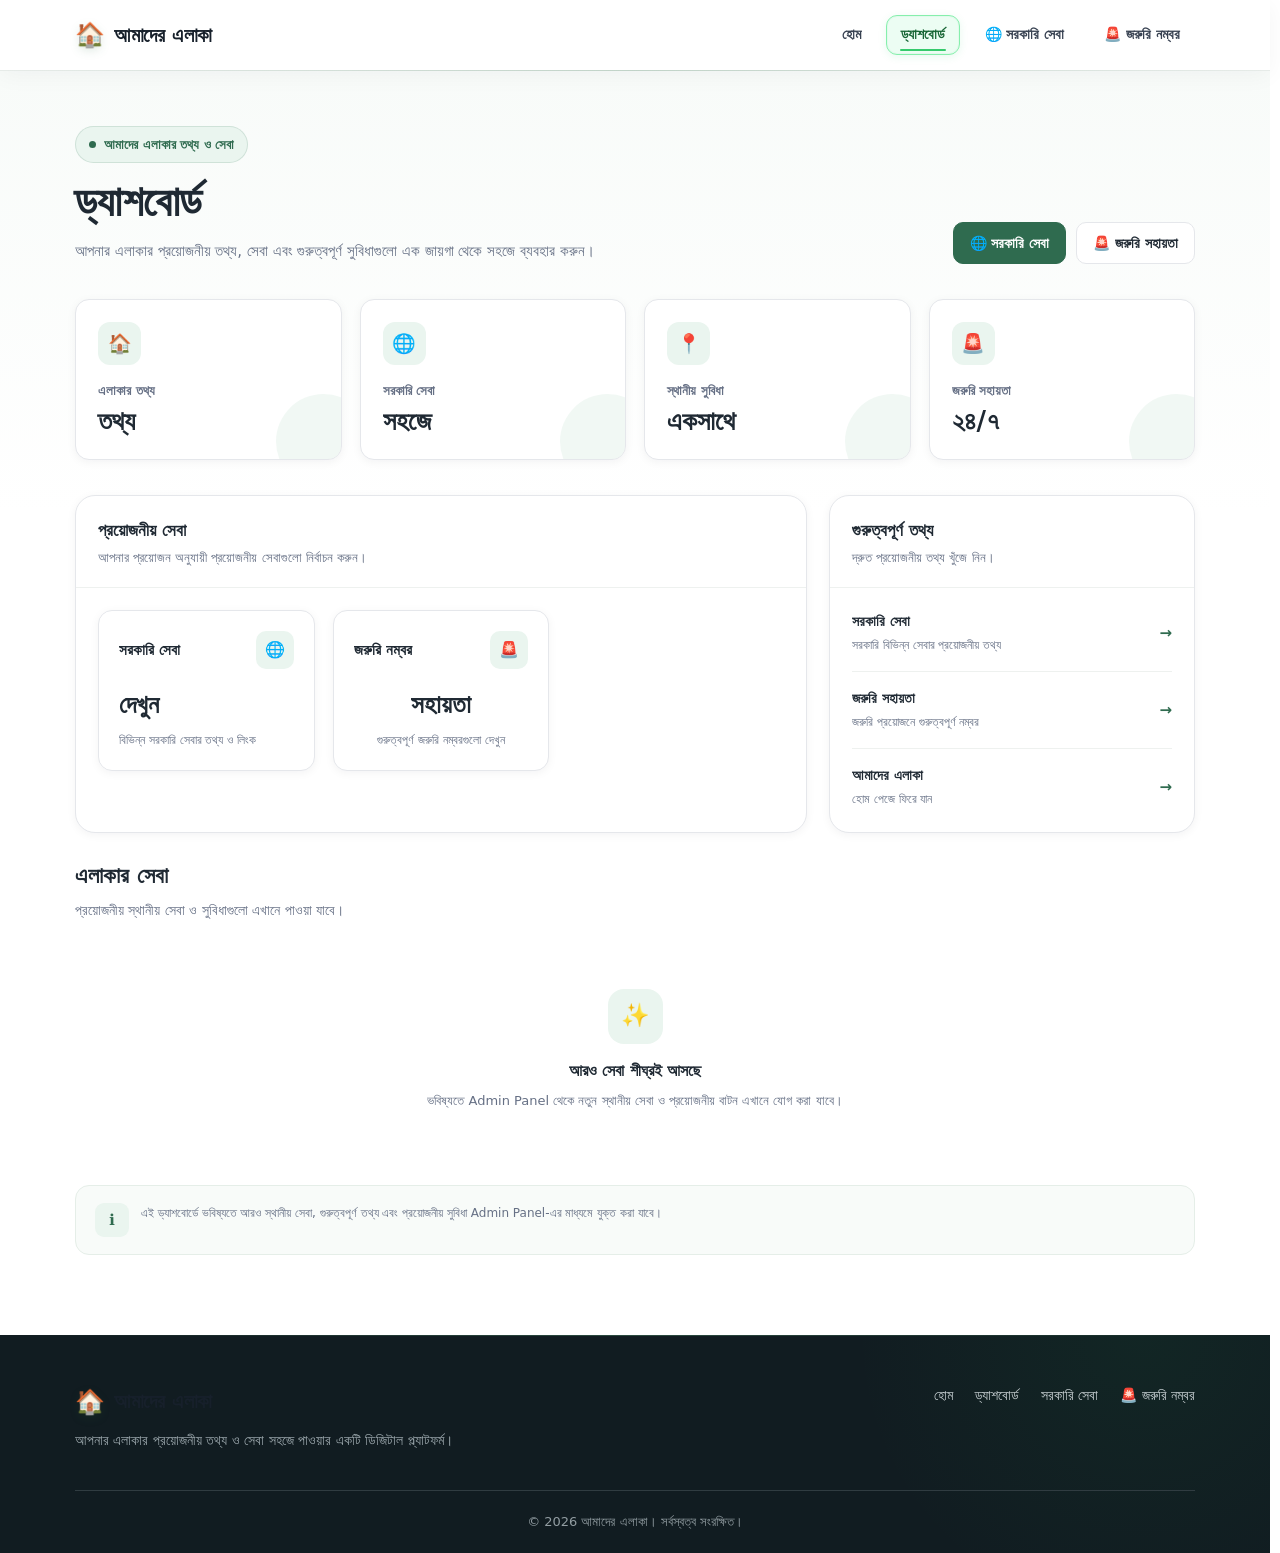
<file: dashboard.html>
<!DOCTYPE html>
<html lang="bn">

<head>
    <meta charset="UTF-8">

    <meta
        name="viewport"
        content="width=device-width, initial-scale=1.0"
    >

    <meta
        name="description"
        content="আমাদের এলাকার তথ্য, সেবা ও প্রয়োজনীয় সুবিধার ড্যাশবোর্ড"
    >

    <meta name="theme-color" content="#064E3B">

    <title>ড্যাশবোর্ড - আমাদের এলাকা</title>

    <!-- Main CSS -->
    <link rel="stylesheet" href="css/style.css">

    <!-- Dashboard CSS -->
    <link rel="stylesheet" href="css/dashboard.css">

    <!-- Premium UI -->
    <link rel="stylesheet" href="css/premium.css">

    <!-- PWA -->
    <link rel="manifest" href="manifest.json">

    <meta
        name="mobile-web-app-capable"
        content="yes"
    >

    <meta
        name="apple-mobile-web-app-capable"
        content="yes"
    >

    <meta
        name="apple-mobile-web-app-status-bar-style"
        content="default"
    >

    <link
        rel="apple-touch-icon"
        href="icons/icon-192.png"
    >
</head>


<body>


    <!-- =====================================================
         Emergency Hotline Popup
         ===================================================== -->

    <div
        class="emergency-overlay"
        id="emergencyOverlay"
        aria-hidden="true"
    >

        <div
            class="emergency-modal"
            role="dialog"
            aria-modal="true"
            aria-labelledby="emergencyTitle"
        >

            <div class="emergency-header">

                <div class="emergency-title">

                    <div class="emergency-title-icon">
                        🚨
                    </div>

                    <div>

                        <h2 id="emergencyTitle">
                            জরুরি নম্বর
                        </h2>

                        <p>
                            প্রয়োজন অনুযায়ী সঠিক নম্বরে যোগাযোগ করুন
                        </p>

                    </div>

                </div>


                <button
                    type="button"
                    class="emergency-close"
                    id="emergencyClose"
                    aria-label="বন্ধ করুন"
                >
                    ×
                </button>

            </div>


            <div class="emergency-body">

                <div class="emergency-notice">
                    🚨 জরুরি পরিস্থিতিতে দ্রুত সহায়তার জন্য নিচের নম্বরগুলো ব্যবহার করুন।
                </div>


                <div
                    class="emergency-list"
                    id="emergencyList"
                ></div>


                <div class="emergency-footer">
                    জরুরি অবস্থায় প্রয়োজন অনুযায়ী সংশ্লিষ্ট সেবায় যোগাযোগ করুন।
                </div>

            </div>

        </div>

    </div>



    <!-- =====================================================
         Header
         ===================================================== -->

    <header class="header">

        <div class="container header-inner">


            <!-- Logo -->

            <a
                href="index.html"
                class="logo"
                aria-label="আমাদের এলাকা হোম"
            >

                <span class="logo-icon">
                    🏠
                </span>

                <span>
                    আমাদের এলাকা
                </span>

            </a>



            <!-- Mobile Header Actions -->

            <div
                class="mobile-header-actions"
                aria-label="মোবাইল হেডার অ্যাকশন"
            >

                <button
                    type="button"
                    class="mobile-search-button"
                    id="mobileSearchButton"
                    aria-label="সার্চ"
                >
                    ⌕
                </button>


                <button
                    type="button"
                    class="mobile-menu-toggle"
                    id="mobileMenuToggle"
                    aria-label="মেনু খুলুন"
                    aria-expanded="false"
                    aria-controls="mobile-navigation"
                >
                    ☰
                </button>

            </div>



            <!-- Navigation -->

            <nav
                class="nav"
                id="mobile-navigation"
                aria-label="প্রধান নেভিগেশন"
            >

                <a href="index.html">
                    হোম
                </a>


                <a
                    href="dashboard.html"
                    class="active"
                    aria-current="page"
                >
                    ড্যাশবোর্ড
                </a>


                <a href="government.html">
                    🌐 সরকারি সেবা
                </a>


                <a
                    href="#"
                    class="emergency-nav-button"
                    id="emergencyButton"
                >
                    🚨 জরুরি নম্বর
                </a>

            </nav>

        </div>

    </header>



    <!-- =====================================================
         Main Dashboard
         ===================================================== -->

    <main class="dashboard">

        <div class="container dashboard-container">


            <!-- =================================================
                 Dashboard Header
                 ================================================= -->

            <section class="dashboard-header">

                <div class="dashboard-header-inner">


                    <div class="dashboard-heading">

                        <span class="dashboard-badge">
                            আমাদের এলাকার তথ্য ও সেবা
                        </span>


                        <h1 class="dashboard-title">
                            ড্যাশবোর্ড
                        </h1>


                        <p class="dashboard-description">
                            আপনার এলাকার প্রয়োজনীয় তথ্য, সেবা এবং
                            গুরুত্বপূর্ণ সুবিধাগুলো এক জায়গা থেকে সহজে ব্যবহার করুন।
                        </p>

                    </div>


                    <div class="dashboard-actions">

                        <a
                            href="government.html"
                            class="dashboard-action primary"
                        >
                            🌐 সরকারি সেবা
                        </a>


                        <button
                            type="button"
                            class="dashboard-action"
                            id="dashboardEmergencyButton"
                        >
                            🚨 জরুরি সহায়তা
                        </button>

                    </div>

                </div>

            </section>



            <!-- =================================================
                 Quick Overview
                 ================================================= -->

            <section
                class="dashboard-overview"
                aria-label="দ্রুত তথ্য"
            >


                <article class="overview-card">

                    <div class="overview-icon">
                        🏠
                    </div>

                    <p class="overview-label">
                        এলাকার তথ্য
                    </p>

                    <h2 class="overview-value">
                        তথ্য
                    </h2>

                </article>


                <article class="overview-card">

                    <div class="overview-icon">
                        🌐
                    </div>

                    <p class="overview-label">
                        সরকারি সেবা
                    </p>

                    <h2 class="overview-value">
                        সহজে
                    </h2>

                </article>


                <article class="overview-card">

                    <div class="overview-icon">
                        📍
                    </div>

                    <p class="overview-label">
                        স্থানীয় সুবিধা
                    </p>

                    <h2 class="overview-value">
                        একসাথে
                    </h2>

                </article>


                <article class="overview-card">

                    <div class="overview-icon">
                        🚨
                    </div>

                    <p class="overview-label">
                        জরুরি সহায়তা
                    </p>

                    <h2 class="overview-value">
                        ২৪/৭
                    </h2>

                </article>


            </section>



            <!-- =================================================
                 Main Dashboard Grid
                 ================================================= -->

            <div class="dashboard-grid">


                <!-- =============================================
                     Information / Services
                     ============================================= -->

                <section class="dashboard-card">

                    <div class="dashboard-card-header">

                        <div>

                            <h2 class="dashboard-card-title">
                                প্রয়োজনীয় সেবা
                            </h2>

                            <p class="dashboard-card-subtitle">
                                আপনার প্রয়োজন অনুযায়ী প্রয়োজনীয় সেবাগুলো নির্বাচন করুন।
                            </p>

                        </div>

                    </div>


                    <div class="dashboard-card-body">

                        <!--
                            IMPORTANT:
                            এই container-টি ভবিষ্যতে Admin Panel
                            থেকে dynamic service button/card
                            যোগ করার জন্য রাখা হয়েছে।

                            dashboard.js এখানে Admin-এর data
                            থেকে service cards render করতে পারবে।
                        -->

                        <div
                            class="summary-grid"
                            id="dashboardServices"
                            aria-live="polite"
                        >


                            <!-- Default Service -->

                            <a
                                href="government.html"
                                class="summary-card"
                                data-service="government"
                            >

                                <div class="summary-card-top">

                                    <h3 class="summary-card-title">
                                        সরকারি সেবা
                                    </h3>

                                    <div class="summary-card-icon">
                                        🌐
                                    </div>

                                </div>

                                <p class="summary-card-value">
                                    দেখুন
                                </p>

                                <p class="summary-card-note">
                                    বিভিন্ন সরকারি সেবার তথ্য ও লিংক
                                </p>

                            </a>



                            <!-- Default Service -->

                            <button
                                type="button"
                                class="summary-card"
                                data-service="emergency"
                                id="serviceEmergencyButton"
                            >

                                <div class="summary-card-top">

                                    <h3 class="summary-card-title">
                                        জরুরি নম্বর
                                    </h3>

                                    <div class="summary-card-icon">
                                        🚨
                                    </div>

                                </div>

                                <p class="summary-card-value">
                                    সহায়তা
                                </p>

                                <p class="summary-card-note">
                                    গুরুত্বপূর্ণ জরুরি নম্বরগুলো দেখুন
                                </p>

                            </button>


                        </div>

                    </div>

                </section>



                <!-- =============================================
                     Useful Information
                     ============================================= -->

                <section class="dashboard-card">

                    <div class="dashboard-card-header">

                        <div>

                            <h2 class="dashboard-card-title">
                                গুরুত্বপূর্ণ তথ্য
                            </h2>

                            <p class="dashboard-card-subtitle">
                                দ্রুত প্রয়োজনীয় তথ্য খুঁজে নিন।
                            </p>

                        </div>

                    </div>


                    <div class="dashboard-card-body">

                        <div class="dashboard-list">


                            <a
                                href="government.html"
                                class="dashboard-list-item"
                                style="text-decoration:none;"
                            >

                                <div class="dashboard-list-main">

                                    <h3 class="dashboard-list-title">
                                        সরকারি সেবা
                                    </h3>

                                    <p class="dashboard-list-description">
                                        সরকারি বিভিন্ন সেবার প্রয়োজনীয় তথ্য
                                    </p>

                                </div>

                                <span class="dashboard-list-value">
                                    →
                                </span>

                            </a>



                            <button
                                type="button"
                                class="dashboard-list-item"
                                id="dashboardEmergencyListButton"
                                style="
                                    width:100%;
                                    border-left:0;
                                    border-right:0;
                                    border-top:0;
                                    background:transparent;
                                    font:inherit;
                                    text-align:left;
                                    cursor:pointer;
                                "
                            >

                                <div class="dashboard-list-main">

                                    <h3 class="dashboard-list-title">
                                        জরুরি সহায়তা
                                    </h3>

                                    <p class="dashboard-list-description">
                                        জরুরি প্রয়োজনে গুরুত্বপূর্ণ নম্বর
                                    </p>

                                </div>

                                <span class="dashboard-list-value">
                                    →
                                </span>

                            </button>



                            <a
                                href="index.html"
                                class="dashboard-list-item"
                                style="text-decoration:none;"
                            >

                                <div class="dashboard-list-main">

                                    <h3 class="dashboard-list-title">
                                        আমাদের এলাকা
                                    </h3>

                                    <p class="dashboard-list-description">
                                        হোম পেজে ফিরে যান
                                    </p>

                                </div>

                                <span class="dashboard-list-value">
                                    →
                                </span>

                            </a>


                        </div>

                    </div>

                </section>


            </div>



            <!-- =================================================
                 Admin Controlled Services
                 ================================================= -->

            <section class="dashboard-section">

                <div class="dashboard-section-header">

                    <div>

                        <h2 class="dashboard-section-title">
                            এলাকার সেবা
                        </h2>

                        <p class="dashboard-section-description">
                            প্রয়োজনীয় স্থানীয় সেবা ও সুবিধাগুলো এখানে পাওয়া যাবে।
                        </p>

                    </div>

                </div>


                <!--
                    Future Admin Dynamic Area

                    Admin Panel থেকে নতুন service/button/card
                    এখানে automatically যোগ করা যাবে।

                    Example data structure later:

                    {
                        title: "স্থানীয় হাসপাতাল",
                        description: "নিকটস্থ হাসপাতালের তথ্য",
                        icon: "🏥",
                        url: "...",
                        active: true
                    }
                -->

                <div
                    class="summary-grid"
                    id="adminServicesGrid"
                    aria-live="polite"
                >


                    <!--
                        Dashboard JS এখানে Admin-created
                        services dynamically render করবে।
                    -->


                    <div
                        class="dashboard-empty"
                        id="servicesEmptyState"
                        style="grid-column:1/-1;"
                    >

                        <div class="dashboard-empty-icon">
                            ✨
                        </div>

                        <h3 class="dashboard-empty-title">
                            আরও সেবা শীঘ্রই আসছে
                        </h3>

                        <p class="dashboard-empty-text">
                            ভবিষ্যতে Admin Panel থেকে নতুন স্থানীয়
                            সেবা ও প্রয়োজনীয় বাটন এখানে যোগ করা যাবে।
                        </p>

                    </div>


                </div>

            </section>



            <!-- =================================================
                 Helpful Note
                 ================================================= -->

            <div class="dashboard-note">

                <div class="dashboard-note-icon">
                    ℹ️
                </div>

                <p class="dashboard-note-text">
                    এই ড্যাশবোর্ডে ভবিষ্যতে আরও স্থানীয় সেবা,
                    গুরুত্বপূর্ণ তথ্য এবং প্রয়োজনীয় সুবিধা
                    Admin Panel-এর মাধ্যমে যুক্ত করা যাবে।
                </p>

            </div>


        </div>

    </main>


    <!-- ==================================================
     MOBILE BOTTOM NAVIGATION
     ================================================== -->

<nav class="mobile-bottom-nav" id="mobileBottomNav" aria-label="মোবাইল নেভিগেশন">

    <a href="index.html" aria-label="হোম">
        <span>⌂</span>
        <small>হোম</small>
    </a>

    <a href="dashboard.html" aria-label="ড্যাশবোর্ড">
        <span>▣</span>
        <small>ড্যাশবোর্ড</small>
    </a>

    <a href="government.html" aria-label="সরকারি সেবা">
        <span>🌐</span>
        <small>সরকারি সেবা</small>
    </a>

    <a href="#" id="mobileEmergencyButton" aria-label="জরুরি নম্বর">
        <span>🚨</span>
        <small>জরুরি নম্বর</small>
    </a>

    <button type="button"
            class="mobile-bottom-search"
            id="mobileBottomSearch"
            aria-label="সার্চ">
        <span>⌕</span>
    </button>

    <button type="button"
            class="mobile-bottom-menu"
            id="mobileBottomMenu"
            aria-label="মেনু খুলুন"
            aria-expanded="false">
        <span>☰</span>
    </button>

</nav>



    <!-- =====================================================
         Footer
         ===================================================== -->

    <footer class="footer">

        <div class="container">

            <div class="footer-inner">


                <div class="footer-brand">

                    <a
                        href="index.html"
                        class="logo"
                    >

                        <span class="logo-icon">
                            🏠
                        </span>

                        <span>
                            আমাদের এলাকা
                        </span>

                    </a>

                    <p>
                        আপনার এলাকার প্রয়োজনীয় তথ্য ও সেবা
                        সহজে পাওয়ার একটি ডিজিটাল প্ল্যাটফর্ম।
                    </p>

                </div>



                <div class="footer-links">

                    <a href="index.html">
                        হোম
                    </a>

                    <a href="dashboard.html">
                        ড্যাশবোর্ড
                    </a>

                    <a href="government.html">
                        সরকারি সেবা
                    </a>

                    <a
                        href="#"
                        id="footerEmergencyButton"
                    >
                        🚨 জরুরি নম্বর
                    </a>

                </div>


            </div>


            <div class="footer-bottom">

                <p>
                    © 2026 আমাদের এলাকা। সর্বস্বত্ব সংরক্ষিত।
                </p>

            </div>

        </div>

    </footer>



    <!-- =====================================================
         JavaScript
         ===================================================== -->

    <!-- Dashboard -->
    <script src="js/dashboard.js"></script>

    <!-- Emergency -->
    <script src="js/emergency.js"></script>

    <!-- Mobile Navigation -->
    <script src="js/mobile-nav.js"></script>

    <!-- PWA -->
    <script src="js/pwa.js"></script>


    <!-- =====================================================
         Dashboard Emergency Bridge
         ===================================================== -->

    <script>

        document.addEventListener(
            "DOMContentLoaded",
            function () {

                const emergencyButton =
                    document.getElementById(
                        "dashboardEmergencyButton"
                    );

                const serviceEmergencyButton =
                    document.getElementById(
                        "serviceEmergencyButton"
                    );

                const dashboardEmergencyListButton =
                    document.getElementById(
                        "dashboardEmergencyListButton"
                    );

                const footerEmergencyButton =
                    document.getElementById(
                        "footerEmergencyButton"
                    );

                const mainEmergencyButton =
                    document.getElementById(
                        "emergencyButton"
                    );


                function openEmergency() {

                    if (mainEmergencyButton) {

                        mainEmergencyButton.click();

                    }

                }


                if (emergencyButton) {

                    emergencyButton.addEventListener(
                        "click",
                        openEmergency
                    );

                }


                if (serviceEmergencyButton) {

                    serviceEmergencyButton.addEventListener(
                        "click",
                        openEmergency
                    );

                }


                if (dashboardEmergencyListButton) {

                    dashboardEmergencyListButton.addEventListener(
                        "click",
                        openEmergency
                    );

                }


                if (footerEmergencyButton) {

                    footerEmergencyButton.addEventListener(
                        "click",
                        function (event) {

                            event.preventDefault();

                            openEmergency();

                        }
                    );

                }

            }
        );

    </script>


</body>

</html>
</file>
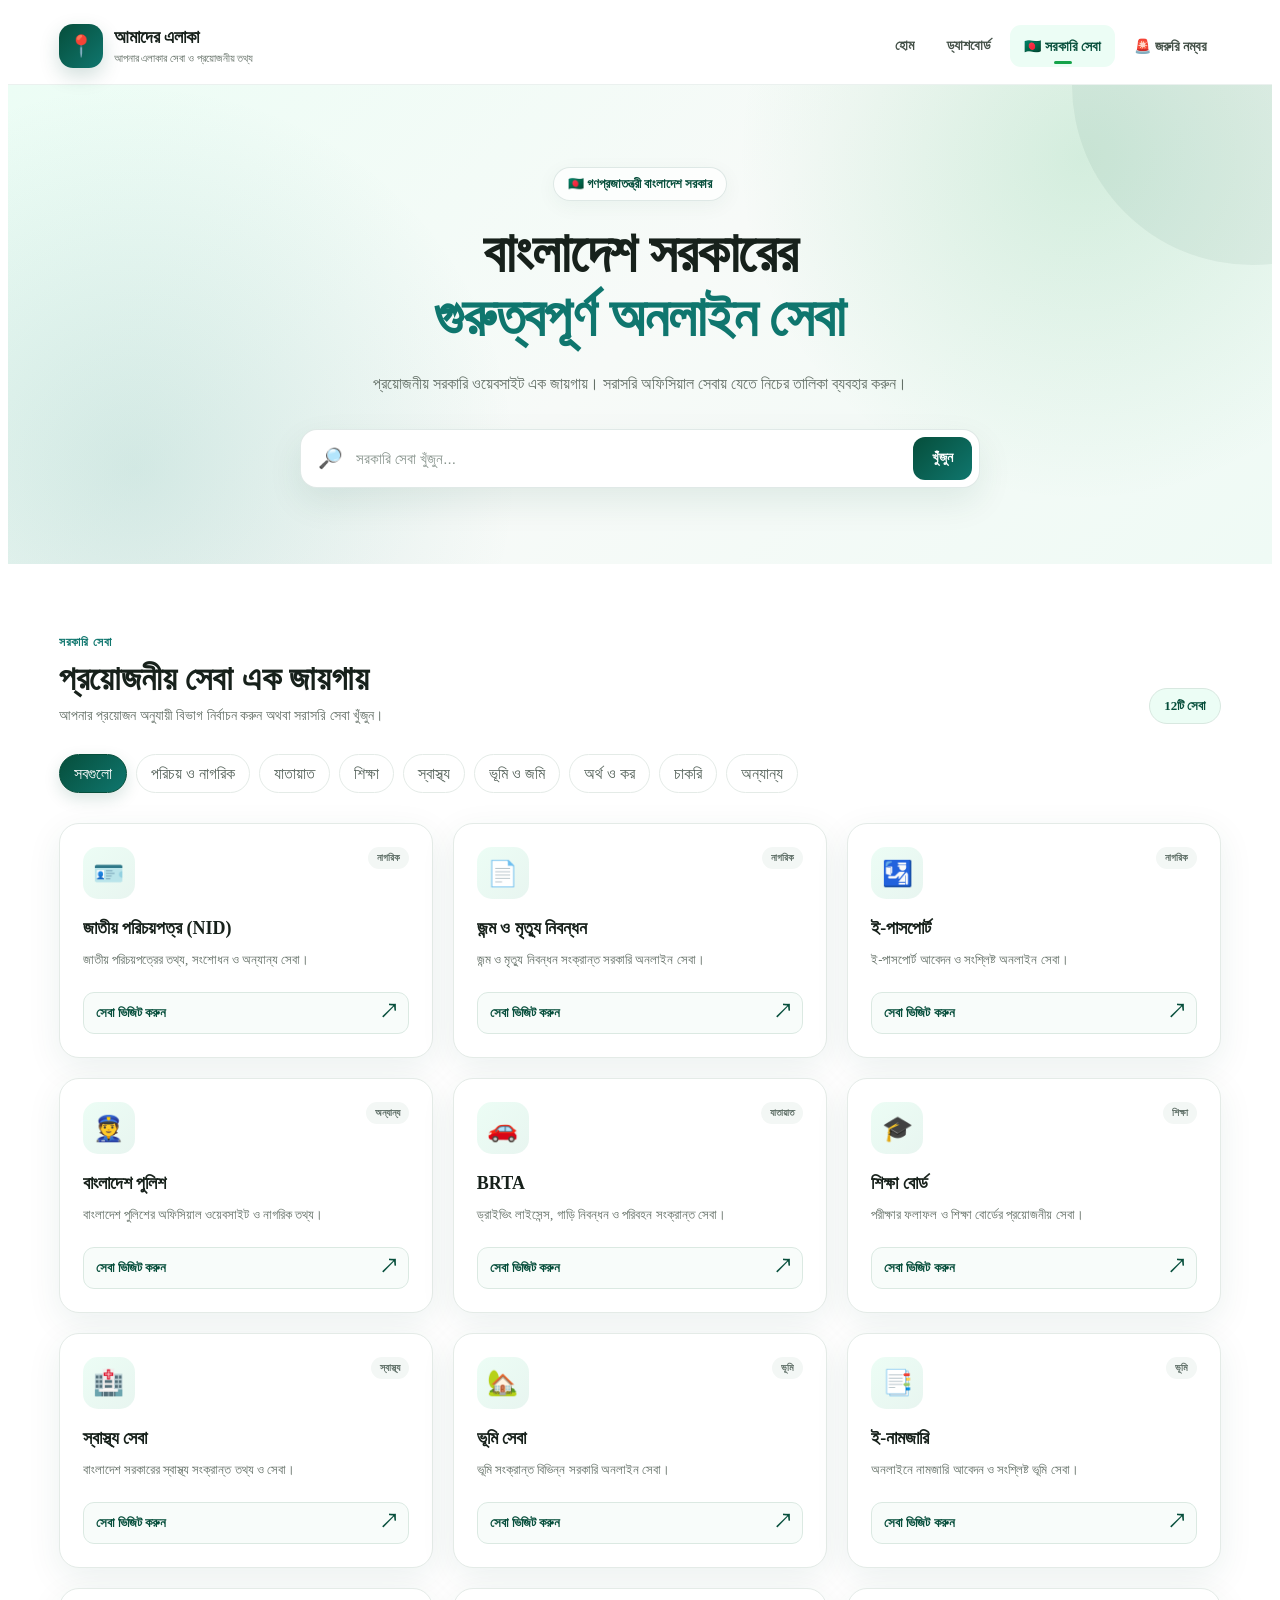
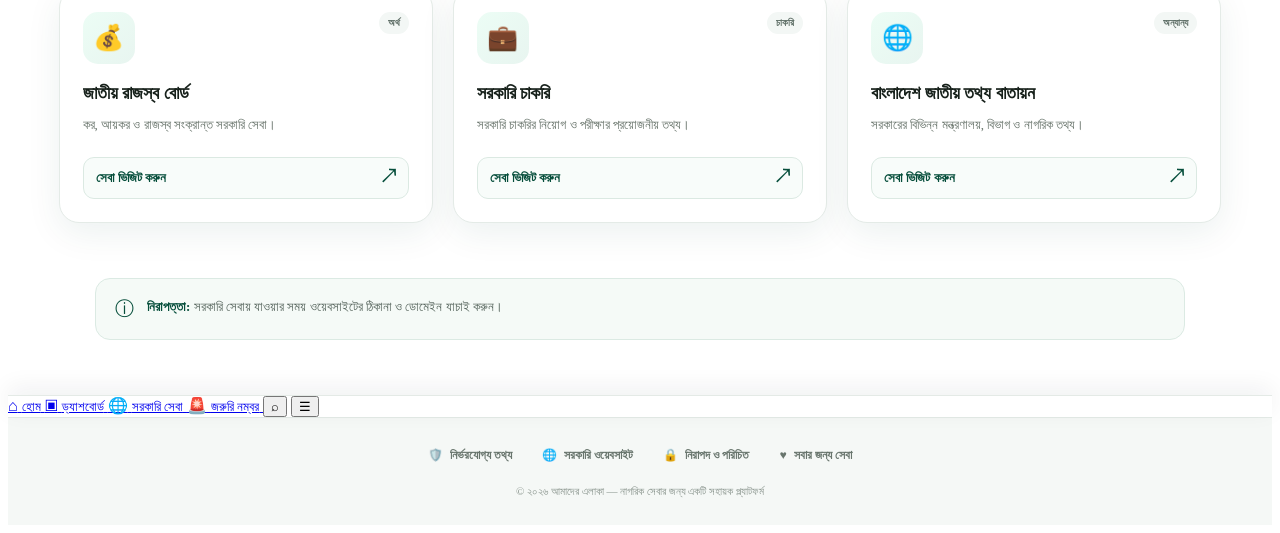
<file: government.html>
<!DOCTYPE html>
<html lang="bn">
<head>
    <meta charset="UTF-8">

    <meta
        name="viewport"
        content="width=device-width, initial-scale=1.0"
    >

    <meta
        name="description"
        content="বাংলাদেশ সরকারের গুরুত্বপূর্ণ অনলাইন সেবা এক জায়গায় — আমাদের এলাকা"
    >

    <meta
        name="theme-color"
        content="#064E3B"
    >

    <meta
        name="mobile-web-app-capable"
        content="yes"
    >

    <meta
        name="apple-mobile-web-app-capable"
        content="yes"
    >

    <meta
        name="apple-mobile-web-app-status-bar-style"
        content="default"
    >

    <title>সরকারি সেবা | আমাদের এলাকা</title>


    <!-- =====================================
         Styles
    ====================================== -->

    <link
        rel="stylesheet"
        href="css/government.css"
    >

    <link
        rel="stylesheet"
        href="css/premium.css"
    >

    <link
        rel="manifest"
        href="manifest.json"
    >

    <link
        rel="apple-touch-icon"
        href="icons/icon-192.png"
    >
</head>


<body>

    <!-- =====================================
         Header
    ====================================== -->

    <header class="gov-header">

        <div class="gov-nav-wrap">

            <!-- Brand -->

            <a
                href="index.html"
                class="brand"
                aria-label="আমাদের এলাকা - হোম"
            >

                <span class="brand-icon">📍</span>

                <span>
                    <strong>আমাদের এলাকা</strong>

                    <small>
                        আপনার এলাকার সেবা ও প্রয়োজনীয় তথ্য
                    </small>
                </span>

            </a>


            <!-- Desktop / Mobile Navigation -->

            <nav
                class="gov-nav"
                id="govNav"
                aria-label="প্রধান নেভিগেশন"
            >

                <a href="index.html">
                    হোম
                </a>

                <a href="dashboard.html">
                    ড্যাশবোর্ড
                </a>

                <a
                    href="government.html"
                    class="active"
                    aria-current="page"
                >
                    🇧🇩 সরকারি সেবা
                </a>

                <a
                    href="#"
                    id="emergencyButton"
                >
                    🚨 জরুরি নম্বর
                </a>

            </nav>


            <!-- Mobile Menu -->

            <button
                class="mobile-menu"
                id="mobileMenu"
                type="button"
                aria-label="মেনু খুলুন"
                aria-controls="govNav"
                aria-expanded="false"
            >
                ☰
            </button>

        </div>

    </header>


    <!-- =====================================
         Main Content
    ====================================== -->

    <main>

        <!-- =================================
             Hero
        ================================== -->

        <section class="gov-hero">

            <div class="gov-hero-content">

                <div class="gov-hero-badge">
                    🇧🇩 গণপ্রজাতন্ত্রী বাংলাদেশ সরকার
                </div>


                <h1>
                    বাংলাদেশ সরকারের
                    <br>

                    <span>
                        গুরুত্বপূর্ণ অনলাইন সেবা
                    </span>
                </h1>


                <p>
                    প্রয়োজনীয় সরকারি ওয়েবসাইট এক জায়গায়।
                    সরাসরি অফিসিয়াল সেবায় যেতে নিচের তালিকা ব্যবহার করুন।
                </p>


                <!-- Service Search -->

                <div
                    class="gov-search"
                    role="search"
                >

                    <span
                        aria-hidden="true"
                    >
                        🔎
                    </span>

                    <input
                        id="serviceSearch"
                        type="search"
                        placeholder="সরকারি সেবা খুঁজুন..."
                        autocomplete="off"
                        aria-label="সরকারি সেবা খুঁজুন"
                    >

                    <button
                        id="searchButton"
                        type="button"
                    >
                        খুঁজুন
                    </button>

                </div>

            </div>

        </section>


        <!-- =================================
             Government Services
        ================================== -->

        <section
            class="gov-services-section"
            aria-labelledby="servicesTitle"
        >

            <div class="section-heading">

                <div>

                    <span class="eyebrow">
                        সরকারি সেবা
                    </span>

                    <h2 id="servicesTitle">
                        প্রয়োজনীয় সেবা এক জায়গায়
                    </h2>

                    <p>
                        আপনার প্রয়োজন অনুযায়ী বিভাগ নির্বাচন করুন
                        অথবা সরাসরি সেবা খুঁজুন।
                    </p>

                </div>


                <div
                    class="service-count"
                    id="serviceCount"
                    aria-live="polite"
                >
                    ১২টি সেবা
                </div>

            </div>


            <!-- Category Filter -->

            <div
                class="category-filter"
                id="categoryFilter"
                aria-label="সেবার বিভাগ"
            >

                <button
                    class="filter-btn active"
                    type="button"
                    data-category="all"
                >
                    সবগুলো
                </button>


                <button
                    class="filter-btn"
                    type="button"
                    data-category="নাগরিক"
                >
                    পরিচয় ও নাগরিক
                </button>


                <button
                    class="filter-btn"
                    type="button"
                    data-category="যাতায়াত"
                >
                    যাতায়াত
                </button>


                <button
                    class="filter-btn"
                    type="button"
                    data-category="শিক্ষা"
                >
                    শিক্ষা
                </button>


                <button
                    class="filter-btn"
                    type="button"
                    data-category="স্বাস্থ্য"
                >
                    স্বাস্থ্য
                </button>


                <button
                    class="filter-btn"
                    type="button"
                    data-category="ভূমি"
                >
                    ভূমি ও জমি
                </button>


                <button
                    class="filter-btn"
                    type="button"
                    data-category="অর্থ"
                >
                    অর্থ ও কর
                </button>


                <button
                    class="filter-btn"
                    type="button"
                    data-category="চাকরি"
                >
                    চাকরি
                </button>


                <button
                    class="filter-btn"
                    type="button"
                    data-category="অন্যান্য"
                >
                    অন্যান্য
                </button>

            </div>


            <!-- Services -->

            <div
                class="service-grid"
                id="serviceGrid"
                aria-live="polite"
            ></div>


            <!-- No Result -->

            <div
                class="no-result"
                id="noResult"
                hidden
            >

                <div aria-hidden="true">
                    🔎
                </div>

                <h3>
                    কোনো সেবা পাওয়া যায়নি
                </h3>

                <p>
                    অন্য কোনো শব্দ দিয়ে আবার চেষ্টা করুন।
                </p>

            </div>

        </section>


        <!-- =================================
             Security / Information Note
        ================================== -->

        <section class="gov-note">

            <span aria-hidden="true">
                ⓘ
            </span>

            <p>
                <strong>নিরাপত্তা:</strong>
                সরকারি সেবায় যাওয়ার সময় ওয়েবসাইটের ঠিকানা ও
                ডোমেইন যাচাই করুন।
            </p>

        </section>

    </main>

    <!-- ==================================================
     MOBILE BOTTOM NAVIGATION
     ================================================== -->

<nav class="mobile-bottom-nav" id="mobileBottomNav" aria-label="মোবাইল নেভিগেশন">

    <a href="index.html" aria-label="হোম">
        <span>⌂</span>
        <small>হোম</small>
    </a>

    <a href="dashboard.html" aria-label="ড্যাশবোর্ড">
        <span>▣</span>
        <small>ড্যাশবোর্ড</small>
    </a>

    <a href="government.html" aria-label="সরকারি সেবা">
        <span>🌐</span>
        <small>সরকারি সেবা</small>
    </a>

    <a href="#" id="mobileEmergencyButton" aria-label="জরুরি নম্বর">
        <span>🚨</span>
        <small>জরুরি নম্বর</small>
    </a>

    <button type="button"
            class="mobile-bottom-search"
            id="mobileBottomSearch"
            aria-label="সার্চ">
        <span>⌕</span>
    </button>

    <button type="button"
            class="mobile-bottom-menu"
            id="mobileBottomMenu"
            aria-label="মেনু খুলুন"
            aria-expanded="false">
        <span>☰</span>
    </button>

</nav>


    <!-- =====================================
         Footer
    ====================================== -->

    <footer class="gov-footer">

        <div class="gov-footer-inner">

            <div>
                🛡️
                <span>নির্ভরযোগ্য তথ্য</span>
            </div>

            <div>
                🌐
                <span>সরকারি ওয়েবসাইট</span>
            </div>

            <div>
                🔒
                <span>নিরাপদ ও পরিচিত</span>
            </div>

            <div>
                ♥
                <span>সবার জন্য সেবা</span>
            </div>

        </div>


        <div class="footer-copy">
            © ২০২৬ আমাদের এলাকা — নাগরিক সেবার জন্য একটি সহায়ক প্ল্যাটফর্ম
        </div>

    </footer>


    <!-- =====================================
         Emergency Modal
    ====================================== -->

    <div
        class="emergency-overlay"
        id="emergencyOverlay"
        aria-hidden="true"
    >

        <div
            class="emergency-modal"
            role="dialog"
            aria-modal="true"
            aria-labelledby="emergencyTitle"
        >

            <div class="emergency-modal-header">

                <div>

                    <h2 id="emergencyTitle">
                        🚨 জরুরি নম্বর
                    </h2>

                    <p>
                        প্রয়োজন অনুযায়ী সঠিক নম্বরে যোগাযোগ করুন
                    </p>

                </div>


                <button
                    id="emergencyClose"
                    type="button"
                    aria-label="জরুরি নম্বর বন্ধ করুন"
                >
                    ×
                </button>

            </div>


            <div
                class="emergency-modal-body"
                id="emergencyList"
            ></div>

        </div>

    </div>


    <!-- =====================================
         JavaScript
    ====================================== -->

    <script src="js/government.js"></script>

    <script src="js/mobile-nav.js"></script>

    <script src="js/pwa.js"></script>

</body>
</html>
</file>
<file: css/style.css>
/* =========================================================
   AMADER ELAKA — GLOBAL STYLE
   Clean Base + Home + Navigation + Emergency
   ========================================================= */


/* =========================================================
   01. RESET & BASE
   ========================================================= */

*{
    margin:0;
    padding:0;
    box-sizing:border-box;
}

html{
    scroll-behavior:smooth;
    scrollbar-gutter:stable;
}

body{
    font-family:
        system-ui,
        -apple-system,
        BlinkMacSystemFont,
        "Segoe UI",
        Roboto,
        "Noto Sans Bengali",
        Arial,
        sans-serif;

    background:#fff;
    color:#1f2933;
    line-height:1.65;

    -webkit-font-smoothing:antialiased;
    -moz-osx-font-smoothing:grayscale;
    text-rendering:optimizeLegibility;

    overflow-x:hidden;
}

a{
    color:inherit;
    text-decoration:none;
    transition:
        color .25s ease,
        background-color .25s ease,
        border-color .25s ease,
        transform .25s ease;
    -webkit-tap-highlight-color:transparent;
}

button,
input,
select,
textarea{
    font:inherit;
}

button{
    cursor:pointer;
    -webkit-tap-highlight-color:transparent;
}

img{
    max-width:100%;
    height:auto;
    display:block;
}

h1,
h2,
h3,
h4,
p{
    overflow-wrap:break-word;
    word-break:normal;
}

.container{
    width:min(1120px,92%);
    margin:0 auto;
}


/* =========================================================
   02. HEADER
   ========================================================= */

.header{
    position:sticky;
    top:0;
    z-index:1000;

    background:rgba(255,255,255,.96);
    backdrop-filter:blur(16px);
    -webkit-backdrop-filter:blur(16px);

    border-bottom:1px solid #edf0ee;

    box-shadow:
        0 3px 20px rgba(15,23,42,.04);
}

.header-inner{
    min-height:70px;

    display:flex;
    align-items:center;
    justify-content:space-between;

    gap:24px;
}


/* =========================================================
   03. LOGO
   ========================================================= */

.logo{
    display:flex;
    align-items:center;

    gap:9px;

    font-size:20px;
    font-weight:750;

    white-space:nowrap;

    color:#17202b;

    transition:
        transform .25s ease,
        opacity .25s ease;
}

.logo:hover{
    opacity:.88;
    transform:translateY(-1px);
}

.logo-icon{
    font-size:24px;
    line-height:1;
}


/* =========================================================
   04. DESKTOP NAVIGATION
   ========================================================= */

.nav{
    display:flex;
    align-items:center;
    justify-content:flex-end;

    gap:10px;
}

.nav a{
    position:relative;

    display:inline-flex;
    align-items:center;
    justify-content:center;

    min-height:40px;

    padding:9px 14px;

    border:1px solid transparent;
    border-radius:11px;

    color:#374151;

    font-size:14px;
    font-weight:600;

    line-height:1.4;
    white-space:nowrap;

    background:transparent;

    transition:
        background-color .22s ease,
        color .22s ease,
        border-color .22s ease,
        box-shadow .22s ease,
        transform .22s ease;
}

.nav a:hover{
    color:#166534;

    background:#f0fdf4;

    border-color:#bbf7d0;

    transform:translateY(-1px);
}

.nav a.active{
    color:#166534 !important;

    background:#ecfdf3 !important;

    border-color:#86efac !important;

    box-shadow:
        0 2px 8px rgba(34,197,94,.10),
        inset 0 0 0 1px rgba(34,197,94,.05);

    font-weight:700;
}

.nav a.active::after{
    content:"";

    position:absolute;

    left:13px;
    right:13px;
    bottom:3px;

    height:2px;

    border-radius:999px;

    background:#22c55e;

    opacity:.9;
}

.nav a.active:hover{
    background:#dcfce7 !important;
    border-color:#4ade80 !important;
    color:#15803d !important;

    transform:none;
}


/* =========================================================
   05. NAV BUTTON
   ========================================================= */

.nav-button{
    display:inline-flex;
    align-items:center;
    justify-content:center;

    min-height:40px;

    padding:10px 16px;

    border:0;
    border-radius:9px;

    background:
        linear-gradient(
            135deg,
            #1a7a3e 0%,
            #166534 55%,
            #124d29 100%
        );

    color:#fff;

    font-size:14px;
    font-weight:650;

    line-height:1.4;
    white-space:nowrap;

    box-shadow:
        0 6px 16px rgba(22,101,52,.22),
        inset 0 1px 0 rgba(255,255,255,.15);

    user-select:none;

    transition:
        transform .2s cubic-bezier(.34,1.56,.64,1),
        box-shadow .25s ease,
        background .25s ease;
}

.nav-button:hover{
    color:#fff;

    background:
        linear-gradient(
            135deg,
            #1c8544 0%,
            #14532d 55%,
            #0f3d20 100%
        );

    transform:translateY(-2px);

    box-shadow:
        0 10px 22px rgba(22,101,52,.30),
        inset 0 1px 0 rgba(255,255,255,.18);
}

.nav-button:active{
    transform:translateY(0) scale(.96);

    box-shadow:
        0 4px 10px rgba(22,101,52,.25);
}


/* =========================================================
   06. MOBILE HEADER ACTIONS
   ========================================================= */

.mobile-header-actions{
    display:none;
    align-items:center;
    gap:8px;
}

.mobile-header-actions button,
.mobile-menu-toggle{
    width:42px;
    height:42px;

    display:inline-flex;
    align-items:center;
    justify-content:center;

    border:1px solid #e5e7eb;
    border-radius:11px;

    background:#fff;
    color:#374151;

    font-size:20px;

    transition:
        background .2s ease,
        border-color .2s ease,
        color .2s ease,
        transform .2s ease;
}

.mobile-header-actions button:hover,
.mobile-menu-toggle:hover{
    background:#f0fdf4;
    border-color:#bbf7d0;
    color:#166534;

    transform:translateY(-1px);
}

.mobile-header-actions button:active,
.mobile-menu-toggle:active{
    transform:scale(.95);
}


/* =========================================================
   07. HERO
   ========================================================= */

.hero{
    position:relative;

    background:
        radial-gradient(
            circle at 85% 15%,
            rgba(22,101,52,.09),
            transparent 30%
        ),
        linear-gradient(
            180deg,
            #f5faf7 0%,
            #fff 100%
        );

    padding:78px 0 76px;
}

.hero-content{
    max-width:820px;
}

.hero-badge{
    display:inline-flex;
    align-items:center;

    margin-bottom:17px;
    padding:7px 12px;

    border:1px solid #d9eadf;
    border-radius:999px;

    background:#f1f8f3;
    color:#166534;

    font-size:13px;
    font-weight:700;

    line-height:1.4;
}

.hero h1{
    font-size:clamp(38px,5.5vw,60px);

    font-weight:750;

    line-height:1.2;

    letter-spacing:-1.2px;

    color:#111827;

    margin-bottom:18px;
}

.hero p{
    max-width:700px;

    color:#667085;

    font-size:17px;

    line-height:1.85;

    margin-bottom:27px;
}


/* =========================================================
   08. HERO BUTTONS
   ========================================================= */

.hero-buttons{
    display:flex;
    align-items:center;

    gap:12px;

    flex-wrap:wrap;
}


/* =========================================================
   09. GENERAL BUTTON
   ========================================================= */

.btn{
    position:relative;

    display:inline-flex;
    align-items:center;
    justify-content:center;

    min-height:46px;

    padding:12px 24px;

    border:1px solid transparent;
    border-radius:10px;

    font-size:14.5px;
    font-weight:700;

    letter-spacing:.2px;
    line-height:1.4;

    white-space:nowrap;

    cursor:pointer;
    user-select:none;

    transition:
        transform .2s cubic-bezier(.34,1.56,.64,1),
        box-shadow .25s ease,
        background .25s ease,
        border-color .25s ease,
        color .25s ease;
}

.btn:focus-visible{
    outline:3px solid rgba(22,101,52,.25);
    outline-offset:2px;
}

.btn:active{
    transform:translateY(0) scale(.97);
}


/* =========================================================
   10. PRIMARY BUTTON
   ========================================================= */

.btn-primary{
    background:
        linear-gradient(
            135deg,
            #1a7a3e 0%,
            #166534 55%,
            #124d29 100%
        );

    color:#fff;

    box-shadow:
        0 6px 16px rgba(22,101,52,.28),
        inset 0 1px 0 rgba(255,255,255,.15);
}

.btn-primary:hover{
    background:
        linear-gradient(
            135deg,
            #1c8544 0%,
            #14532d 55%,
            #0f3d20 100%
        );

    color:#fff;

    transform:translateY(-3px);

    box-shadow:
        0 12px 26px rgba(22,101,52,.34),
        inset 0 1px 0 rgba(255,255,255,.18);
}

.btn-primary:active{
    background:#124d29;

    box-shadow:
        0 4px 10px rgba(22,101,52,.30);

    transform:translateY(0) scale(.97);
}


/* =========================================================
   11. SECONDARY BUTTON
   ========================================================= */

.btn-secondary{
    background:#fff;

    color:#166534;

    border-color:#d7ded9;

    box-shadow:
        0 2px 8px rgba(15,23,42,.04);
}

.btn-secondary:hover{
    border-color:#166534;

    background:#f4faf6;

    color:#166534;

    transform:translateY(-3px);

    box-shadow:
        0 10px 22px rgba(15,23,42,.08);
}

.btn-secondary:active{
    background:#eef6f1;

    box-shadow:
        0 4px 10px rgba(15,23,42,.06);

    transform:translateY(0) scale(.97);
}


/* =========================================================
   12. GENERAL SECTIONS
   ========================================================= */

.section{
    padding:68px 0;
}

.section-heading{
    margin-bottom:30px;
}

.section-heading h2{
    font-size:30px;

    font-weight:750;

    line-height:1.35;

    color:#111827;
}

.section-heading p{
    margin-top:7px;

    color:#6b7280;

    font-size:15px;

    line-height:1.75;
}

.section-label{
    display:inline-block;

    margin-bottom:7px;

    color:#166534;

    font-size:13px;
    font-weight:750;

    letter-spacing:.2px;
}


/* =========================================================
   13. CATEGORY / QUICK ACCESS SECTION
   ========================================================= */

.categories-section{
    padding:68px 0;

    background:#fafbfa;
}

.category-grid{
    display:grid;

    grid-template-columns:
        repeat(4,minmax(0,1fr));

    gap:16px;
}

.category-card{
    min-width:0;

    display:block;

    background:#fff;

    border:1px solid #e5e9e6;
    border-radius:14px;

    padding:23px 18px;

    box-shadow:
        0 3px 13px rgba(15,23,42,.025);

    transition:
        transform .25s ease,
        border-color .25s ease,
        box-shadow .25s ease,
        background .25s ease;

    cursor:pointer;
}

.category-card:hover{
    transform:translateY(-4px);

    border-color:#166534;

    box-shadow:
        0 13px 27px rgba(22,101,52,.08);

    background:#fff;
}

.category-card span{
    display:inline-block;

    font-size:30px;
    line-height:1.2;

    transition:
        transform .25s ease;
}

.category-card:hover span{
    transform:scale(1.08);
}

.category-card h3{
    font-size:16px;

    font-weight:700;

    line-height:1.55;

    margin-top:12px;

    color:#1f2933;

    overflow-wrap:anywhere;
}

.category-card p{
    font-size:13px;

    line-height:1.65;

    color:#6b7280;

    margin-top:4px;
}


/* =========================================================
   14. CTA SECTION
   ========================================================= */

.cta-section{
    padding:68px 0;

    background:#fff;
}

.cta-box{
    background:
        linear-gradient(
            135deg,
            #f3f8f4 0%,
            #edf5ef 100%
        );

    border:1px solid #dce8df;

    border-radius:16px;

    padding:36px 38px;

    display:flex;
    justify-content:space-between;
    align-items:center;

    gap:25px;

    box-shadow:
        0 10px 30px rgba(22,101,52,.055);
}

.cta-box > div{
    min-width:0;
}

.cta-box h2{
    font-size:27px;

    font-weight:750;

    line-height:1.4;

    color:#111827;
}

.cta-box p{
    color:#59636e;

    margin-top:7px;

    font-size:15px;

    line-height:1.75;
}


/* =========================================================
   15. FOOTER
   ========================================================= */

.footer{
    background:#111c21;

    color:#fff;

    padding-top:50px;
}

.footer-inner{
    display:flex;

    justify-content:space-between;

    gap:40px;
}

.footer-inner > div{
    min-width:0;
}

.footer-inner p{
    max-width:450px;

    margin-top:10px;

    color:#9ca8ad;

    font-size:14px;

    line-height:1.8;
}

.footer-links{
    display:flex;

    gap:22px;

    flex-wrap:wrap;

    color:#cbd3d6;
}

.footer-links a{
    font-size:14px;

    line-height:1.5;
}

.footer-links a:hover{
    color:#fff;

    text-decoration:underline;

    text-underline-offset:4px;
}

.footer-bottom{
    border-top:1px solid #303c41;

    margin-top:36px;

    padding:21px 0;

    color:#929da2;

    font-size:13px;

    line-height:1.6;

    text-align:center;
}


/* =========================================================
   16. EMERGENCY BUTTON
   ========================================================= */

.emergency-nav-button{
    display:inline-flex;

    align-items:center;
    justify-content:center;

    gap:6px;

    min-height:40px;

    padding:0 14px;

    border:1px solid #fecaca;

    border-radius:9px;

    background:#fff7f7;

    color:#dc2626;

    font:inherit;

    font-weight:700;

    text-decoration:none;

    cursor:pointer;

    transition:
        background .2s ease,
        color .2s ease,
        transform .2s ease,
        box-shadow .2s ease;
}

.emergency-nav-button:hover{
    background:#dc2626;

    color:#fff;

    transform:translateY(-1px);

    box-shadow:
        0 5px 15px rgba(220,38,38,.18);
}

.emergency-nav-button:active{
    transform:translateY(0);
}


/* =========================================================
   17. EMERGENCY OVERLAY
   ========================================================= */

.emergency-overlay{
    position:fixed;

    inset:0;

    z-index:9999;

    display:flex;

    align-items:center;
    justify-content:center;

    padding:18px;

    background:rgba(15,23,42,.58);

    backdrop-filter:blur(6px);
    -webkit-backdrop-filter:blur(6px);

    opacity:0;
    visibility:hidden;

    pointer-events:none;

    transition:
        opacity .25s ease,
        visibility .25s ease;
}

.emergency-overlay.show{
    opacity:1;

    visibility:visible;

    pointer-events:auto;
}


/* =========================================================
   18. EMERGENCY MODAL
   ========================================================= */

.emergency-modal{
    width:min(720px,100%);

    max-height:min(86vh,760px);

    overflow:hidden;

    background:#fff;

    border:1px solid #e5e7eb;

    border-radius:18px;

    box-shadow:
        0 24px 70px rgba(15,23,42,.22);

    transform:
        translateY(18px)
        scale(.98);

    transition:
        transform .25s ease;
}

.emergency-overlay.show .emergency-modal{
    transform:
        translateY(0)
        scale(1);
}


/* =========================================================
   19. EMERGENCY HEADER
   ========================================================= */

.emergency-header{
    display:flex;

    align-items:center;
    justify-content:space-between;

    gap:14px;

    padding:18px 20px;

    border-bottom:1px solid #eef2f0;
}

.emergency-title{
    display:flex;

    align-items:center;

    gap:12px;

    min-width:0;
}

.emergency-title-icon{
    width:44px;
    height:44px;

    flex-shrink:0;

    display:flex;

    align-items:center;
    justify-content:center;

    border-radius:12px;

    background:#fee2e2;

    font-size:22px;
}

.emergency-title h2{
    margin:0 0 3px;

    color:#111827;

    font-size:21px;

    line-height:1.4;
}

.emergency-title p{
    margin:0;

    color:#6b7280;

    font-size:13px;

    line-height:1.5;
}

.emergency-close{
    width:38px;
    height:38px;

    flex-shrink:0;

    display:flex;
    align-items:center;
    justify-content:center;

    border:1px solid #e5e7eb;

    border-radius:9px;

    background:#f8fafc;

    color:#374151;

    font-size:24px;

    line-height:1;

    cursor:pointer;

    transition:
        background .2s ease,
        color .2s ease,
        transform .2s ease;
}

.emergency-close:hover{
    background:#fee2e2;

    color:#dc2626;

    transform:translateY(-1px);
}


/* =========================================================
   20. EMERGENCY BODY
   ========================================================= */

.emergency-body{
    max-height:
        calc(
            min(86vh,760px) - 82px
        );

    overflow-y:auto;

    padding:16px 20px 20px;
}

.emergency-notice{
    margin-bottom:12px;

    padding:11px 13px;

    border:1px solid #fee2e2;

    border-radius:10px;

    background:#fff7f7;

    color:#991b1b;

    font-size:13px;

    line-height:1.6;
}

.emergency-list{
    display:grid;

    gap:10px;
}


/* =========================================================
   21. EMERGENCY CARD
   ========================================================= */

.emergency-card{
    display:flex;

    align-items:center;
    justify-content:space-between;

    gap:14px;

    padding:13px;

    border:1px solid #e5e7eb;

    border-radius:13px;

    background:#fff;

    transition:
        transform .2s ease,
        box-shadow .2s ease,
        border-color .2s ease;
}

.emergency-card:hover{
    transform:translateY(-1px);

    box-shadow:
        0 6px 18px rgba(15,23,42,.07);

    border-color:#d1d5db;
}

.emergency-card-info{
    display:flex;

    align-items:center;

    gap:11px;

    min-width:0;
}

.emergency-card-icon{
    width:42px;
    height:42px;

    flex-shrink:0;

    display:flex;

    align-items:center;
    justify-content:center;

    border-radius:11px;

    background:#f3f4f6;

    font-size:20px;
}

.emergency-card h3{
    margin:0 0 3px;

    color:#374151;

    font-size:14px;

    font-weight:700;

    line-height:1.5;
}

.emergency-card strong{
    color:#111827;

    font-size:18px;

    letter-spacing:.3px;
}

.emergency-card-actions{
    display:flex;

    align-items:center;

    gap:7px;

    flex-shrink:0;
}


/* =========================================================
   22. EMERGENCY ACTION BUTTONS
   ========================================================= */

.emergency-call,
.emergency-copy{
    min-height:36px;

    padding:0 11px;

    display:inline-flex;

    align-items:center;
    justify-content:center;

    border-radius:8px;

    font:inherit;

    font-size:12px;

    font-weight:700;

    line-height:1.4;

    text-decoration:none;

    cursor:pointer;

    transition:
        transform .2s ease,
        background .2s ease,
        border-color .2s ease;
}

.emergency-call{
    border:1px solid #166534;

    background:#166534;

    color:#fff;
}

.emergency-call:hover{
    background:#14532d;

    color:#fff;

    transform:translateY(-1px);
}

.emergency-copy{
    border:1px solid #d1d5db;

    background:#f8fafc;

    color:#374151;
}

.emergency-copy:hover{
    background:#f3f4f6;

    border-color:#9ca3af;

    transform:translateY(-1px);
}


/* =========================================================
   23. IMPORTANT EMERGENCY CARD
   ========================================================= */

.emergency-card.important{
    border-color:#fecaca;

    background:
        linear-gradient(
            135deg,
            #fff7f7,
            #fff
        );

    box-shadow:
        0 6px 20px rgba(220,38,38,.08);
}

.emergency-card.important .emergency-card-icon{
    background:#fee2e2;
}

.emergency-card.important h3{
    color:#b91c1c;
}

.emergency-card.important strong{
    color:#dc2626;

    font-size:21px;
}


/* =========================================================
   24. EMERGENCY FOOTER
   ========================================================= */

.emergency-footer{
    margin-top:12px;

    color:#6b7280;

    font-size:12px;

    line-height:1.6;

    text-align:center;
}


/* =========================================================
   25. MOBILE BOTTOM NAVIGATION
   ========================================================= */

.mobile-bottom-nav{
    display:none;
}

.mobile-bottom-nav a{
    position:relative;

    color:#6b7280;

    text-decoration:none;

    transition:
        color .22s ease,
        background-color .22s ease,
        transform .22s ease;
}

.mobile-bottom-nav a:hover{
    color:#166534;
}

.mobile-bottom-nav a.active{
    color:#15803d !important;

    background:#ecfdf3 !important;

    border-radius:14px;

    font-weight:700;

    box-shadow:
        inset 0 0 0 1px rgba(34,197,94,.12);
}

.mobile-bottom-nav a.active::before{
    content:"";

    position:absolute;

    top:3px;

    left:50%;

    width:22px;
    height:3px;

    transform:translateX(-50%);

    border-radius:999px;

    background:#22c55e;
}

.mobile-bottom-nav a.active span:first-child{
    color:#16a34a;

    transform:scale(1.06);
}


/* =========================================================
   26. ACCESSIBILITY
   ========================================================= */

:focus-visible{
    outline:3px solid rgba(34,197,94,.25);

    outline-offset:2px;
}

.nav a:focus-visible,
.mobile-bottom-nav a:focus-visible,
.mobile-bottom-nav button:focus-visible,
.emergency-close:focus-visible,
.emergency-call:focus-visible,
.emergency-copy:focus-visible{
    outline:3px solid rgba(34,197,94,.25);

    outline-offset:2px;
}


/* =========================================================
   27. ANIMATION
   ========================================================= */

@keyframes fadeUp{
    from{
        opacity:0;
        transform:translateY(10px);
    }

    to{
        opacity:1;
        transform:translateY(0);
    }
}

.fade-up{
    animation:
        fadeUp .5s ease both;
}


/* =========================================================
   28. TABLET — 950px
   ========================================================= */

@media(max-width:950px){

    .category-grid{
        grid-template-columns:
            repeat(2,minmax(0,1fr));
    }

    .hero h1{
        font-size:48px;
    }

    .nav{
        gap:7px;
    }

    .nav a{
        padding-left:11px;
        padding-right:11px;
    }
}


/* =========================================================
   29. TABLET / MOBILE — 800px
   ========================================================= */

@media(max-width:800px){

    .header-inner{
        min-height:auto;

        flex-direction:column;

        padding:13px 0;

        gap:11px;
    }

    .header-inner > .logo{
        width:100%;

        justify-content:space-between;
    }

    .mobile-header-actions{
        display:flex;
    }

    .nav{
        width:100%;

        justify-content:center;

        flex-wrap:wrap;

        gap:7px 9px;
    }

    .nav a{
        padding:9px 11px;

        border-radius:10px;

        font-size:13px;
    }

    .hero{
        padding:58px 0 55px;
    }

    .hero-content{
        max-width:100%;
    }

    .hero h1{
        font-size:42px;

        line-height:1.22;

        letter-spacing:-.7px;
    }

    .hero p{
        font-size:16px;

        line-height:1.8;
    }

    .cta-box{
        flex-direction:column;

        align-items:flex-start;

        padding:30px 24px;
    }

    .footer-inner{
        flex-direction:column;

        text-align:center;

        align-items:center;
    }

    .footer-inner p{
        margin-left:auto;
        margin-right:auto;
    }

    .footer-links{
        justify-content:center;
    }
}


/* =========================================================
   30. MOBILE — 768px
   ========================================================= */

@media(max-width:768px){

    .emergency-nav-button{
        padding:0 11px;

        font-size:13px;
    }

    .nav a{
        padding:8px 10px;

        border-radius:9px;
    }

    .nav a.active::after{
        left:9px;
        right:9px;

        bottom:2px;
    }
}


/* =========================================================
   31. MOBILE — 600px
   ========================================================= */

@media(max-width:600px){

    .container{
        width:92%;

        max-width:1120px;
    }

    .logo{
        font-size:18px;
    }

    .logo-icon{
        font-size:22px;
    }

    .nav-button{
        padding:8px 11px;

        border-radius:8px;
    }

    .hero{
        padding:50px 0 48px;
    }

    .hero-badge{
        font-size:12px;

        padding:6px 10px;

        margin-bottom:13px;
    }

    .hero h1{
        font-size:34px;

        line-height:1.25;

        letter-spacing:-.4px;

        margin-bottom:15px;
    }

    .hero p{
        font-size:14px;

        line-height:1.85;

        margin-bottom:23px;
    }

    .hero-buttons{
        width:100%;

        flex-direction:column;

        align-items:stretch;

        gap:9px;
    }

    .hero-buttons .btn{
        width:100%;

        min-height:48px;
    }

    .section{
        padding:52px 0;
    }

    .section-heading{
        margin-bottom:25px;
    }

    .section-heading h2{
        font-size:25px;

        line-height:1.4;
    }

    .section-heading p{
        font-size:14px;

        line-height:1.8;
    }

    .categories-section{
        padding:52px 0;
    }

    .category-grid{
        grid-template-columns:
            repeat(2,minmax(0,1fr));

        gap:10px;
    }

    .category-card{
        padding:18px 12px;

        border-radius:12px;
    }

    .category-card span{
        font-size:27px;
    }

    .category-card h3{
        font-size:14px;

        line-height:1.55;

        margin-top:9px;
    }

    .category-card p{
        font-size:11.5px;

        line-height:1.65;
    }

    .cta-section{
        padding:52px 0;
    }

    .cta-box{
        padding:26px 19px;

        border-radius:14px;

        gap:18px;
    }

    .cta-box h2{
        font-size:22px;

        line-height:1.45;
    }

    .cta-box p{
        font-size:13px;

        line-height:1.8;
    }

    .cta-box .btn{
        width:100%;
    }

    .footer{
        padding-top:42px;
    }

    .footer-inner{
        gap:25px;
    }

    .footer-inner p{
        font-size:13px;

        line-height:1.8;
    }

    .footer-links{
        gap:12px 18px;
    }

    .footer-links a{
        font-size:13px;
    }

    .footer-bottom{
        margin-top:30px;

        padding:18px 0;

        font-size:12px;
    }

    .emergency-modal{
        border-radius:15px;
    }

    .emergency-header{
        padding:15px;
    }

    .emergency-body{
        padding:13px 15px 16px;
    }

    .emergency-card{
        align-items:stretch;

        flex-direction:column;

        gap:11px;
    }

    .emergency-card-actions{
        width:100%;
    }

    .emergency-call,
    .emergency-copy{
        flex:1;
    }
}


/* =========================================================
   32. SMALL MOBILE — 480px
   ========================================================= */

@media(max-width:480px){

    .nav{
        gap:6px 7px;
    }

    .nav a{
        padding:7px 9px;

        border-radius:8px;

        font-size:12.5px;
    }

    .mobile-bottom-nav a.active{
        border-radius:12px;
    }

    .emergency-nav-button{
        min-height:38px;

        padding:0 9px;

        font-size:12px;
    }
}


/* =========================================================
   33. VERY SMALL MOBILE — 420px
   ========================================================= */

@media(max-width:420px){

    .emergency-overlay{
        padding:10px;
    }

    .emergency-title h2{
        font-size:18px;
    }

    .emergency-title p{
        font-size:12px;
    }

    .emergency-card{
        padding:11px;
    }

    .emergency-card-icon{
        width:38px;
        height:38px;
    }

    .emergency-card h3{
        font-size:13px;
    }

    .emergency-card strong{
        font-size:17px;
    }

    .emergency-card.important strong{
        font-size:20px;
    }
}


/* =========================================================
   34. EXTRA SMALL — 380px
   ========================================================= */

@media(max-width:380px){

    .container{
        width:93%;
    }

    .hero{
        padding:45px 0;
    }

    .hero h1{
        font-size:31px;
    }

    .hero p{
        font-size:13.5px;
    }

    .category-grid{
        grid-template-columns:1fr;
    }

    .category-card{
        padding:18px 14px;
    }

    .section-heading h2{
        font-size:23px;
    }

    .cta-box h2{
        font-size:21px;
    }
}


/* =========================================================
   35. REDUCED MOTION
   ========================================================= */

@media(prefers-reduced-motion:reduce){

    html{
        scroll-behavior:auto;
    }

    *,
    *::before,
    *::after{
        animation-duration:.01ms !important;
        animation-iteration-count:1 !important;
        transition-duration:.01ms !important;
        scroll-behavior:auto !important;
    }
       }
/* =========================================================
   MOBILE BOTTOM NAVIGATION — FINAL OVERRIDE
   ========================================================= */

@media (max-width: 800px) {

    body {
        padding-bottom: 94px;
    }

    .header-inner {
        min-height: 68px;
        flex-direction: row;
        padding: 10px 0;
        gap: 0;
    }

    .header-inner > .logo {
        width: auto;
        justify-content: flex-start;
    }

    .mobile-header-actions {
        display: none !important;
    }

    .header .nav {
        display: none;
    }

    .mobile-bottom-nav {
        position: fixed;
        left: 50%;
        bottom: 10px;
        transform: translateX(-50%);
        z-index: 1200;

        width: min(92%, 620px);
        min-height: 70px;
        padding: 7px 8px;

        display: grid;
        grid-template-columns:
            repeat(4, minmax(0, 1fr))
            52px
            52px;

        align-items: center;
        gap: 4px;

        border: 1px solid rgba(226, 232, 228, .95);
        border-radius: 999px;

        background: rgba(255, 255, 255, .94);

        box-shadow:
            0 10px 30px rgba(15, 23, 42, .12);

        backdrop-filter: blur(18px) saturate(150%);
        -webkit-backdrop-filter: blur(18px) saturate(150%);
    }

    .mobile-bottom-nav a,
    .mobile-bottom-nav button {
        min-width: 0;
        min-height: 54px;

        border: 0;
        background: transparent;
        color: #66736c;

        text-decoration: none;

        border-radius: 18px;

        display: flex;
        flex-direction: column;
        align-items: center;
        justify-content: center;

        gap: 2px;

        font: inherit;
        cursor: pointer;

        -webkit-tap-highlight-color: transparent;
    }

    .mobile-bottom-nav a span,
    .mobile-bottom-nav button span {
        display: block;
        font-size: 22px;
        line-height: 1;
    }

    .mobile-bottom-nav a small {
        display: block;

        max-width: 100%;

        overflow: hidden;
        text-overflow: ellipsis;
        white-space: nowrap;

        font-size: 9px;
        font-weight: 700;
        line-height: 1.2;
    }

    .mobile-bottom-nav a.active {
        color: #15803d !important;
        background: #ecfdf3 !important;

        box-shadow:
            inset 0 0 0 1px rgba(34, 197, 94, .10);
    }

    .mobile-bottom-nav a.active::before {
        top: 2px;
        width: 20px;
        height: 3px;
    }

    .mobile-bottom-search,
    .mobile-bottom-menu {
        width: 52px;
        height: 52px;
        justify-self: center;
    }

    .mobile-bottom-search {
        color: #fff !important;

        background:
            linear-gradient(
                135deg,
                #16a34a,
                #087f55
            ) !important;

        border-radius: 50% !important;

        box-shadow:
            0 7px 18px rgba(22, 163, 74, .25);
    }

    .mobile-bottom-menu {
        color: #176b50 !important;

        background: #f0f8f4 !important;

        border: 1px solid #dcece4 !important;

        border-radius: 50% !important;
    }

    .mobile-bottom-nav button:active,
    .mobile-bottom-nav a:active {
        transform: scale(.94);
    }

    .header .nav.mobile-nav-open {
        position: fixed;

        left: 50%;
        bottom: 88px;
        top: auto;

        transform:
            translateX(-50%)
            translateY(0);

        z-index: 1190;

        width: min(92%, 620px);

        padding: 10px;

        display: grid;

        grid-template-columns:
            repeat(2, minmax(0, 1fr));

        gap: 6px;

        border: 1px solid #e4ebe7;
        border-radius: 18px;

        background: rgba(255, 255, 255, .98);

        box-shadow:
            0 18px 40px rgba(15, 23, 42, .14);

        opacity: 1;
        visibility: visible;
    }

    .header .nav.mobile-nav-open a {
        display: inline-flex;
        width: 100%;
        justify-content: center;
    }
}


@media (max-width: 420px) {

    .mobile-bottom-nav {
        grid-template-columns:
            repeat(4, minmax(0, 1fr))
            46px
            46px;

        padding: 6px;
    }

    .mobile-bottom-search,
    .mobile-bottom-menu {
        width: 46px;
        height: 46px;
    }

    .mobile-bottom-nav a small {
        font-size: 8px;
    }
}
</file>
<file: css/dashboard.css>
/* =========================================================
   Amader Elaka - Dashboard CSS
   Clean Dashboard UI
   Report functionality removed
   ========================================================= */

/* =========================
   ROOT
   ========================= */

:root {
    --primary: #2f6b4f;
    --primary-dark: #24543e;
    --primary-light: #eaf5ef;

    --accent: #d6a84f;
    --accent-light: #fff8e7;

    --text: #1f2933;
    --text-soft: #667085;
    --text-light: #98a2b3;

    --bg: #f7f9f8;
    --surface: #ffffff;
    --surface-soft: #f9fbfa;

    --border: #e5e7eb;
    --border-soft: #eef1ef;

    --success: #16a34a;
    --warning: #d97706;
    --danger: #dc2626;
    --info: #2563eb;

    --shadow-sm: 0 2px 10px rgba(15, 23, 42, 0.05);
    --shadow-md: 0 8px 25px rgba(15, 23, 42, 0.07);
    --shadow-lg: 0 16px 40px rgba(15, 23, 42, 0.09);

    --radius-sm: 8px;
    --radius-md: 14px;
    --radius-lg: 20px;
}


/* =========================
   PAGE
   ========================= */

.dashboard {
    width: 100%;
    min-height: 70vh;
    padding: 55px 0 80px;
    background:
        linear-gradient(
            180deg,
            #f8fbf9 0%,
            #ffffff 35%,
            #ffffff 100%
        );
}

.dashboard-container {
    width: min(1120px, 92%);
    margin: 0 auto;
}


/* =========================
   DASHBOARD HEADER
   ========================= */

.dashboard-header {
    margin-bottom: 35px;
}

.dashboard-header-inner {
    display: flex;
    align-items: flex-end;
    justify-content: space-between;
    gap: 25px;
}

.dashboard-heading {
    max-width: 700px;
}

.dashboard-badge {
    display: inline-flex;
    align-items: center;
    gap: 8px;

    padding: 7px 13px;
    margin-bottom: 14px;

    border: 1px solid rgba(47, 107, 79, 0.14);
    border-radius: 999px;

    background: var(--primary-light);
    color: var(--primary);

    font-size: 13px;
    font-weight: 700;
}

.dashboard-badge::before {
    content: "";
    width: 7px;
    height: 7px;

    border-radius: 50%;
    background: var(--primary);
}

.dashboard-title {
    margin: 0 0 10px;

    color: var(--text);

    font-size: clamp(28px, 4vw, 42px);
    line-height: 1.2;
    font-weight: 800;
    letter-spacing: -0.7px;
}

.dashboard-description {
    margin: 0;

    color: var(--text-soft);

    font-size: 15px;
    line-height: 1.75;
}


/* =========================
   DASHBOARD ACTIONS
   ========================= */

.dashboard-actions {
    display: flex;
    align-items: center;
    gap: 10px;
    flex-shrink: 0;
}

.dashboard-action {
    display: inline-flex;
    align-items: center;
    justify-content: center;
    gap: 8px;

    min-height: 42px;
    padding: 0 16px;

    border: 1px solid var(--border);
    border-radius: 10px;

    background: var(--surface);
    color: var(--text);

    font-size: 14px;
    font-weight: 700;

    text-decoration: none;
    cursor: pointer;

    transition:
        background 0.2s ease,
        border-color 0.2s ease,
        color 0.2s ease,
        transform 0.2s ease,
        box-shadow 0.2s ease;
}

.dashboard-action:hover {
    border-color: rgba(47, 107, 79, 0.25);
    background: var(--primary-light);
    color: var(--primary);
    transform: translateY(-1px);
    box-shadow: var(--shadow-sm);
}

.dashboard-action.primary {
    border-color: var(--primary);
    background: var(--primary);
    color: #fff;
}

.dashboard-action.primary:hover {
    border-color: var(--primary-dark);
    background: var(--primary-dark);
    color: #fff;
}


/* =========================
   OVERVIEW GRID
   ========================= */

.dashboard-overview {
    display: grid;
    grid-template-columns: repeat(4, minmax(0, 1fr));
    gap: 18px;

    margin-bottom: 35px;
}

.overview-card {
    position: relative;

    min-height: 145px;
    padding: 22px;

    border: 1px solid var(--border);
    border-radius: var(--radius-md);

    background: var(--surface);
    box-shadow: var(--shadow-sm);

    overflow: hidden;

    transition:
        transform 0.25s ease,
        box-shadow 0.25s ease,
        border-color 0.25s ease;
}

.overview-card:hover {
    transform: translateY(-3px);
    border-color: rgba(47, 107, 79, 0.18);
    box-shadow: var(--shadow-md);
}

.overview-card::after {
    content: "";

    position: absolute;
    right: -30px;
    bottom: -30px;

    width: 95px;
    height: 95px;

    border-radius: 50%;

    background: var(--primary-light);
    opacity: 0.65;
}

.overview-icon {
    position: relative;
    z-index: 1;

    display: flex;
    align-items: center;
    justify-content: center;

    width: 43px;
    height: 43px;

    margin-bottom: 15px;

    border-radius: 12px;

    background: var(--primary-light);
    color: var(--primary);

    font-size: 19px;
}

.overview-label {
    position: relative;
    z-index: 1;

    margin: 0 0 4px;

    color: var(--text-soft);

    font-size: 13px;
    font-weight: 600;
}

.overview-value {
    position: relative;
    z-index: 1;

    margin: 0;

    color: var(--text);

    font-size: 26px;
    line-height: 1.2;
    font-weight: 800;
}


/* =========================
   MAIN DASHBOARD GRID
   ========================= */

.dashboard-grid {
    display: grid;
    grid-template-columns: minmax(0, 1.6fr) minmax(280px, 0.8fr);
    gap: 22px;

    margin-bottom: 25px;
}

.dashboard-card {
    min-width: 0;

    border: 1px solid var(--border);
    border-radius: var(--radius-lg);

    background: var(--surface);
    box-shadow: var(--shadow-sm);

    overflow: hidden;
}

.dashboard-card-header {
    display: flex;
    align-items: center;
    justify-content: space-between;
    gap: 15px;

    padding: 20px 22px;

    border-bottom: 1px solid var(--border-soft);
}

.dashboard-card-title {
    margin: 0;

    color: var(--text);

    font-size: 17px;
    font-weight: 800;
}

.dashboard-card-subtitle {
    margin: 4px 0 0;

    color: var(--text-soft);

    font-size: 13px;
    line-height: 1.5;
}

.dashboard-card-body {
    padding: 22px;
}


/* =========================
   SECTION
   ========================= */

.dashboard-section {
    margin-top: 25px;
}

.dashboard-section-header {
    display: flex;
    align-items: flex-end;
    justify-content: space-between;
    gap: 20px;

    margin-bottom: 18px;
}

.dashboard-section-title {
    margin: 0;

    color: var(--text);

    font-size: 22px;
    font-weight: 800;
}

.dashboard-section-description {
    margin: 5px 0 0;

    color: var(--text-soft);

    font-size: 14px;
}


/* =========================
   SUMMARY CARDS
   ========================= */

.summary-grid {
    display: grid;
    grid-template-columns: repeat(3, minmax(0, 1fr));
    gap: 18px;
}

.summary-card {
    padding: 20px;

    border: 1px solid var(--border);
    border-radius: var(--radius-md);

    background: var(--surface);

    box-shadow: var(--shadow-sm);

    transition:
        transform 0.2s ease,
        box-shadow 0.2s ease;
}

.summary-card:hover {
    transform: translateY(-2px);
    box-shadow: var(--shadow-md);
}

.summary-card-top {
    display: flex;
    align-items: center;
    justify-content: space-between;

    margin-bottom: 15px;
}

.summary-card-title {
    margin: 0;

    color: var(--text);

    font-size: 15px;
    font-weight: 750;
}

.summary-card-icon {
    display: flex;
    align-items: center;
    justify-content: center;

    width: 38px;
    height: 38px;

    border-radius: 10px;

    background: var(--primary-light);
    color: var(--primary);
}

.summary-card-value {
    margin: 0 0 5px;

    color: var(--text);

    font-size: 25px;
    font-weight: 800;
}

.summary-card-note {
    margin: 0;

    color: var(--text-soft);

    font-size: 12px;
}


/* =========================
   DATA LIST
   ========================= */

.dashboard-list {
    display: flex;
    flex-direction: column;
}

.dashboard-list-item {
    display: flex;
    align-items: center;
    justify-content: space-between;
    gap: 15px;

    padding: 15px 0;

    border-bottom: 1px solid var(--border-soft);
}

.dashboard-list-item:first-child {
    padding-top: 0;
}

.dashboard-list-item:last-child {
    padding-bottom: 0;
    border-bottom: 0;
}

.dashboard-list-main {
    min-width: 0;
}

.dashboard-list-title {
    margin: 0 0 3px;

    color: var(--text);

    font-size: 14px;
    font-weight: 700;
}

.dashboard-list-description {
    margin: 0;

    color: var(--text-soft);

    font-size: 12px;

    white-space: nowrap;
    overflow: hidden;
    text-overflow: ellipsis;
}

.dashboard-list-value {
    flex-shrink: 0;

    color: var(--primary);

    font-size: 15px;
    font-weight: 800;
}


/* =========================
   PROGRESS
   ========================= */

.progress-item {
    margin-bottom: 18px;
}

.progress-item:last-child {
    margin-bottom: 0;
}

.progress-header {
    display: flex;
    align-items: center;
    justify-content: space-between;

    margin-bottom: 7px;
}

.progress-label {
    color: var(--text);

    font-size: 13px;
    font-weight: 700;
}

.progress-value {
    color: var(--text-soft);

    font-size: 12px;
    font-weight: 700;
}

.progress-bar {
    width: 100%;
    height: 7px;

    border-radius: 999px;

    background: #edf1ee;

    overflow: hidden;
}

.progress-fill {
    height: 100%;
    width: 0;

    border-radius: inherit;

    background: var(--primary);

    transition: width 0.5s ease;
}


/* =========================
   DATA TABLE
   ========================= */

.dashboard-table-wrapper {
    width: 100%;

    overflow-x: auto;
    -webkit-overflow-scrolling: touch;
}

.dashboard-table {
    width: 100%;

    border-collapse: collapse;

    min-width: 600px;
}

.dashboard-table th {
    padding: 12px 14px;

    border-bottom: 1px solid var(--border);

    background: var(--surface-soft);

    color: var(--text-soft);

    font-size: 12px;
    font-weight: 750;

    text-align: left;
    white-space: nowrap;
}

.dashboard-table td {
    padding: 14px;

    border-bottom: 1px solid var(--border-soft);

    color: var(--text);

    font-size: 13px;
}

.dashboard-table tbody tr:last-child td {
    border-bottom: 0;
}

.dashboard-table tbody tr:hover {
    background: #fbfcfc;
}


/* =========================
   BADGES
   ========================= */

.dashboard-status {
    display: inline-flex;
    align-items: center;

    min-height: 26px;
    padding: 0 9px;

    border-radius: 999px;

    font-size: 11px;
    font-weight: 750;
}

.dashboard-status.success {
    background: #ecfdf3;
    color: #15803d;
}

.dashboard-status.warning {
    background: #fff7ed;
    color: #c2410c;
}

.dashboard-status.info {
    background: #eff6ff;
    color: #1d4ed8;
}

.dashboard-status.neutral {
    background: #f3f4f6;
    color: #4b5563;
}


/* =========================
   EMPTY / NO DATA
   ========================= */

.dashboard-empty {
    display: flex;
    flex-direction: column;
    align-items: center;
    justify-content: center;

    min-height: 220px;
    padding: 30px;

    text-align: center;
}

.dashboard-empty-icon {
    display: flex;
    align-items: center;
    justify-content: center;

    width: 55px;
    height: 55px;

    margin-bottom: 14px;

    border-radius: 16px;

    background: var(--primary-light);
    color: var(--primary);

    font-size: 23px;
}

.dashboard-empty-title {
    margin: 0 0 6px;

    color: var(--text);

    font-size: 16px;
    font-weight: 800;
}

.dashboard-empty-text {
    max-width: 430px;

    margin: 0;

    color: var(--text-soft);

    font-size: 13px;
    line-height: 1.7;
}


/* =========================
   LOADING
   ========================= */

.dashboard-loading {
    display: flex;
    align-items: center;
    justify-content: center;
    gap: 10px;

    min-height: 160px;

    color: var(--text-soft);

    font-size: 13px;
}

.dashboard-spinner {
    width: 19px;
    height: 19px;

    border: 2px solid #dfe7e2;
    border-top-color: var(--primary);

    border-radius: 50%;

    animation: dashboardSpin 0.75s linear infinite;
}

@keyframes dashboardSpin {
    to {
        transform: rotate(360deg);
    }
}


/* =========================
   DASHBOARD FOOT NOTE
   ========================= */

.dashboard-note {
    display: flex;
    align-items: flex-start;
    gap: 12px;

    padding: 17px 19px;

    margin-top: 25px;

    border: 1px solid #e5eee8;
    border-radius: var(--radius-md);

    background: #f8fbf9;
}

.dashboard-note-icon {
    flex-shrink: 0;

    display: flex;
    align-items: center;
    justify-content: center;

    width: 34px;
    height: 34px;

    border-radius: 9px;

    background: var(--primary-light);
    color: var(--primary);

    font-size: 15px;
}

.dashboard-note-text {
    margin: 0;

    color: var(--text-soft);

    font-size: 12px;
    line-height: 1.7;
}


/* =========================
   RESPONSIVE
   ========================= */

@media (max-width: 1000px) {

    .dashboard-overview {
        grid-template-columns: repeat(2, minmax(0, 1fr));
    }

    .dashboard-grid {
        grid-template-columns: 1fr;
    }

    .summary-grid {
        grid-template-columns: repeat(2, minmax(0, 1fr));
    }
}


@media (max-width: 800px) {

    .dashboard {
        padding: 42px 0 70px;
    }

    .dashboard-container {
        width: min(94%, 680px);
    }

    .dashboard-header-inner {
        align-items: flex-start;
        flex-direction: column;
    }

    .dashboard-actions {
        width: 100%;
    }

    .dashboard-action {
        flex: 1;
    }

    .dashboard-title {
        font-size: 30px;
    }

    .dashboard-description {
        font-size: 14px;
    }

    .dashboard-section-title {
        font-size: 20px;
    }
}


@media (max-width: 600px) {

    .dashboard {
        padding: 32px 0 60px;
    }

    .dashboard-container {
        width: 92%;
    }

    .dashboard-header {
        margin-bottom: 25px;
    }

    .dashboard-badge {
        font-size: 12px;
    }

    .dashboard-title {
        font-size: 27px;
        letter-spacing: -0.4px;
    }

    .dashboard-actions {
        flex-direction: column;
        align-items: stretch;
    }

    .dashboard-action {
        width: 100%;
    }

    .dashboard-overview {
        grid-template-columns: 1fr 1fr;
        gap: 12px;

        margin-bottom: 25px;
    }

    .overview-card {
        min-height: 125px;
        padding: 16px;
    }

    .overview-icon {
        width: 38px;
        height: 38px;

        margin-bottom: 11px;

        font-size: 16px;
    }

    .overview-label {
        font-size: 11px;
    }

    .overview-value {
        font-size: 21px;
    }

    .dashboard-card-header {
        padding: 17px;
    }

    .dashboard-card-body {
        padding: 17px;
    }

    .dashboard-card-title {
        font-size: 15px;
    }

    .dashboard-section {
        margin-top: 20px;
    }

    .dashboard-section-header {
        align-items: flex-start;
        flex-direction: column;
        gap: 5px;
    }

    .summary-grid {
        grid-template-columns: 1fr;
        gap: 12px;
    }

    .summary-card {
        padding: 17px;
    }

    .dashboard-list-item {
        gap: 10px;
    }

    .dashboard-list-title {
        font-size: 13px;
    }

    .dashboard-list-description {
        max-width: 190px;
    }

    .dashboard-note {
        padding: 14px;
    }
}


@media (max-width: 380px) {

    .dashboard-overview {
        grid-template-columns: 1fr;
    }

    .overview-card {
        min-height: auto;
    }

    .dashboard-title {
        font-size: 25px;
    }

    .dashboard-container {
        width: 94%;
    }
}


/* =========================
   ACCESSIBILITY
   ========================= */

.dashboard-action:focus-visible,
.dashboard-card:focus-visible,
.summary-card:focus-visible {
    outline: 3px solid rgba(47, 107, 79, 0.22);
    outline-offset: 2px;
}


/* =========================
   REDUCED MOTION
   ========================= */

@media (prefers-reduced-motion: reduce) {

    .overview-card,
    .summary-card,
    .dashboard-action {
        transition: none;
    }

    .dashboard-spinner {
        animation: none;
    }

    .progress-fill {
        transition: none;
    }
}    background: #ffffff;
    border: 1px solid #e5e7eb;
}

.top-category-info small {
    display: block;
    color: #6b7280;
    margin-bottom: 5px;
}

.top-category-info h3 {
    font-size: 24px;
    color: #166534;
}

.top-category-count {
    font-size: 38px;
    font-weight: 800;
    color: #166534;
}


/* =========================
   Category Summary
========================= */

.category-summary,
.division-summary {
    display: grid;
    gap: 10px;
}

.summary-item {
    display: flex;
    align-items: center;
    justify-content: space-between;
    gap: 15px;
    padding: 12px 14px;
    border: 1px solid #e5e7eb;
    border-radius: 9px;
    background: #fafafa;
    transition: all 0.2s ease;
}

.summary-item:hover {
    background: #f5faf7;
    border-color: #cde2d4;
    transform: translateX(2px);
}

.summary-name {
    color: #374151;
    font-weight: 500;
}

.summary-count {
    min-width: 35px;
    padding: 3px 9px;
    text-align: center;
    border-radius: 20px;
    background: #e8f3ec;
    color: #166534;
    font-size: 13px;
    font-weight: 700;
}


/* =========================
   Division Summary
========================= */

.division-summary-card {
    margin-top: 20px;
}

.division-summary {
    grid-template-columns: repeat(2, minmax(0, 1fr));
}


/* =========================
   Location Search
========================= */

.location-search-card {
    margin-top: 20px;
}

.location-search-box {
    display: flex;
    gap: 10px;
    margin-bottom: 20px;
}

.location-search-box input {
    flex: 1;
    min-width: 0;
    border: 1px solid #d1d5db;
    border-radius: 8px;
    padding: 11px 13px;
    outline: none;
    background: #ffffff;
    transition: border-color 0.2s ease, box-shadow 0.2s ease;
}

.location-search-box input:focus {
    border-color: #166534;
    box-shadow: 0 0 0 3px rgba(22, 101, 52, 0.08);
}

.location-search-box button {
    flex-shrink: 0;
    border: none;
    border-radius: 8px;
    padding: 10px 18px;
    background: #166534;
    color: #ffffff;
    font-weight: 600;
    cursor: pointer;
    transition: all 0.2s ease;
}

.location-search-box button:hover {
    background: #14532d;
    transform: translateY(-1px);
}

.location-result {
    min-height: 20px;
}

.location-result-box {
    padding: 18px;
    background: #f8faf9;
    border: 1px solid #dfe8e0;
    border-radius: 10px;
}

.location-result-box h3 {
    color: #166534;
    margin-bottom: 8px;
}

.location-total {
    font-size: 25px;
    font-weight: 700;
    color: #111827;
    margin-bottom: 15px;
}

.location-category-list {
    display: grid;
    gap: 8px;
}

.location-category-item {
    display: flex;
    justify-content: space-between;
    padding: 9px 11px;
    background: #ffffff;
    border-radius: 7px;
    border: 1px solid #e5e7eb;
}


/* =========================
   Reports Section
========================= */

.reports-section {
    background: #ffffff;
    border: 1px solid #e5e5e5;
    border-radius: 12px;
    padding: 25px;
}

.section-header {
    display: flex;
    align-items: center;
    justify-content: space-between;
    gap: 15px;
    margin-bottom: 25px;
}

.section-header h2 {
    margin: 0;
    color: #111827;
}


/* =========================
   Refresh Button
========================= */

.refresh-btn {
    border: none;
    background: #166534;
    color: #ffffff;
    padding: 10px 18px;
    min-height: 42px;
    border-radius: 7px;
    cursor: pointer;
    font-size: 14px;
    transition: transform 0.2s ease, opacity 0.2s ease;
}

.refresh-btn:hover {
    opacity: 0.9;
    transform: translateY(-2px);
}

.refresh-btn:active {
    transform: translateY(0);
}

.refresh-btn:disabled {
    opacity: 0.65;
    cursor: wait;
    transform: none;
}


/* =========================
   Filters
========================= */

.filters {
    display: grid;
    grid-template-columns: 2fr 1fr 1fr 1fr auto;
    gap: 10px;
    margin-bottom: 25px;
}

.filters input,
.filters select {
    width: 100%;
    min-height: 42px;
    border: 1px solid #d1d5db;
    border-radius: 8px;
    padding: 9px 12px;
    background: #ffffff;
    color: #1f2933;
    outline: none;
}

.filters input:focus,
.filters select:focus {
    border-color: #166534;
    box-shadow: 0 0 0 3px rgba(22, 101, 52, 0.08);
}

#resetFilters {
    min-height: 42px;
    border: 1px solid #d1d5db;
    border-radius: 8px;
    padding: 9px 15px;
    background: #ffffff;
    color: #374151;
    cursor: pointer;
    transition: all 0.2s ease;
}

#resetFilters:hover {
    border-color: #166534;
    color: #166534;
}


/* =========================
   Loading
========================= */

.loading {
    text-align: center;
    padding: 30px;
    color: #666;
}


/* =========================
   Reports Container
========================= */

.reports-container {
    display: grid;
    grid-template-columns: repeat(2, minmax(0, 1fr));
    gap: 18px;
}


/* =========================
   Report Card
========================= */

.report-card {
    border: 1px solid #e5e5e5;
    border-radius: 10px;
    padding: 20px;
    background: #fafafa;
    cursor: pointer;
    min-width: 0;
    transition:
        transform 0.25s ease,
        box-shadow 0.25s ease,
        border-color 0.25s ease;
}

.report-card:hover {
    transform: translateY(-4px);
    border-color: #b9d2c2;
    box-shadow: 0 8px 22px rgba(0, 0, 0, 0.08);
}

.report-card:focus {
    outline: 2px solid #166534;
    outline-offset: 3px;
}

.report-top {
    display: flex;
    justify-content: space-between;
    align-items: center;
    gap: 15px;
    margin-bottom: 15px;
}

.report-id {
    font-size: 13px;
    color: #777;
    margin-top: 3px;
    word-break: break-word;
}

.report-category {
    font-weight: 700;
    font-size: 18px;
    color: #222;
}

.report-location {
    color: #555;
    font-size: 14px;
    margin-bottom: 12px;
    line-height: 1.7;
}

.report-description {
    line-height: 1.7;
    color: #333;
    margin-bottom: 15px;
    word-break: break-word;
}

.report-date {
    font-size: 13px;
    color: #777;
}


/* =========================
   Status
========================= */

.report-status {
    display: inline-block;
    flex-shrink: 0;
    padding: 5px 10px;
    border-radius: 20px;
    font-size: 12px;
    font-weight: 600;
    background: #eeeeee;
    color: #444;
}


/* =========================
   No Reports
========================= */

.no-reports {
    text-align: center;
    padding: 40px 20px;
    color: #777;
}


/* =========================
   Report Details Modal
========================= */

.report-modal {
    position: fixed;
    inset: 0;
    z-index: 9999;
    display: none;
}

.report-modal.show {
    display: block;
}

.report-modal-overlay {
    position: absolute;
    inset: 0;
    background: rgba(0, 0, 0, 0.55);
    backdrop-filter: blur(3px);
}

.report-modal-box {
    position: relative;
    width: min(720px, 92%);
    max-height: 88vh;
    overflow-y: auto;
    margin: 6vh auto 0;
    padding: 30px;
    background: #ffffff;
    border-radius: 16px;
    box-shadow: 0 20px 60px rgba(0, 0, 0, 0.2);
    animation: reportModalIn 0.25s ease;
}

@keyframes reportModalIn {
    from {
        opacity: 0;
        transform: translateY(15px) scale(0.98);
    }

    to {
        opacity: 1;
        transform: translateY(0) scale(1);
    }
}

.report-modal-close {
    position: absolute;
    top: 15px;
    right: 15px;
    width: 38px;
    height: 38px;
    border: none;
    border-radius: 50%;
    background: #f3f4f6;
    color: #333;
    font-size: 25px;
    line-height: 1;
    cursor: pointer;
    transition:
        background 0.2s ease,
        transform 0.2s ease;
}

.report-modal-close:hover {
    background: #e5e7eb;
    transform: rotate(90deg);
}

.modal-category {
    display: inline-block;
    padding: 6px 12px;
    margin-bottom: 10px;
    border-radius: 20px;
    background: #e8f3ec;
    color: #166534;
    font-size: 13px;
    font-weight: 700;
}

.report-modal-box h2 {
    margin: 0 45px 25px 0;
    font-size: 26px;
    color: #222;
}


/* =========================
   Modal Information
========================= */

.modal-info {
    display: grid;
    grid-template-columns: repeat(2, minmax(0, 1fr));
    gap: 12px;
    margin-bottom: 25px;
}

.modal-info > div {
    display: flex;
    flex-direction: column;
    gap: 4px;
    padding: 12px;
    background: #f8faf9;
    border: 1px solid #e5e7eb;
    border-radius: 8px;
    min-width: 0;
}

.modal-info strong {
    font-size: 13px;
    color: #666;
}

.modal-info span {
    color: #222;
    word-break: break-word;
}

.modal-description {
    padding: 16px;
    margin-top: 15px;
    background: #fafafa;
    border: 1px solid #e5e7eb;
    border-radius: 9px;
}

.modal-description strong {
    display: block;
    margin-bottom: 8px;
    color: #222;
}

.modal-description p {
    margin: 0;
    color: #444;
    line-height: 1.8;
    white-space: pre-wrap;
    word-break: break-word;
}


/* =========================
   Mobile
========================= */

@media (max-width: 900px) {

    .dashboard-stats {
        grid-template-columns: repeat(2, 1fr);
    }

    .overview-grid {
        grid-template-columns: 1fr;
    }

    .filters {
        grid-template-columns: 1fr 1fr;
    }

    .filters input {
        grid-column: 1 / -1;
    }
}


@media (max-width: 800px) {

    .reports-container {
        grid-template-columns: 1fr;
    }

    .dashboard {
        padding: 40px 0 55px;
    }
}


@media (max-width: 600px) {

    .modal-info {
        grid-template-columns: 1fr;
    }

    .report-modal-box {
        width: 94%;
        padding: 24px 18px;
        margin-top: 4vh;
    }

    .division-summary {
        grid-template-columns: 1fr;
    }

    .location-search-box {
        flex-direction: column;
    }

    .location-search-box button {
        width: 100%;
    }

    .filters {
        grid-template-columns: 1fr;
    }

    .filters input {
        grid-column: auto;
    }
}


@media (max-width: 500px) {

    .dashboard-stats {
        grid-template-columns: 1fr 1fr;
        gap: 12px;
    }

    .stat-card {
        padding: 18px 10px;
    }

    .stat-number {
        font-size: 26px;
    }

    .reports-section {
        padding: 18px;
    }

    .section-header {
        align-items: flex-start;
        flex-direction: column;
    }

    .refresh-btn {
        width: 100%;
    }

    .report-top {
        align-items: flex-start;
        flex-direction: column;
    }

    .report-status {
        align-self: flex-start;
    }

    .overview-card {
        padding: 18px;
    }

    .top-category {
        flex-direction: column;
        align-items: flex-start;
    }

    .top-category-count {
        font-size: 32px;
    }
   }
</file>
<file: css/premium.css>
/* =========================================================
   AMADER ELAKA — PREMIUM UI LAYER
   ========================================================= */

:root{
    --premium-green:#166534;
    --premium-green-dark:#124d29;
    --premium-green-light:#ecfdf3;
    --premium-border:#e1e8e3;
    --premium-text:#111827;
    --premium-muted:#667085;
    --premium-shadow:0 10px 30px rgba(15,23,42,.06);
}


/* =========================================================
   PREMIUM HEADER
   ========================================================= */

.header{
    background:rgba(255,255,255,.88);

    backdrop-filter:blur(18px) saturate(150%);
    -webkit-backdrop-filter:blur(18px) saturate(150%);

    border-bottom:1px solid rgba(226,232,228,.85);

    box-shadow:
        0 4px 24px rgba(15,23,42,.045);
}

.header::after{
    content:"";

    position:absolute;

    left:0;
    right:0;
    bottom:-1px;

    height:1px;

    background:
        linear-gradient(
            90deg,
            transparent,
            rgba(22,101,52,.18),
            transparent
        );

    pointer-events:none;
}


/* =========================================================
   PREMIUM LOGO
   ========================================================= */

.logo{
    letter-spacing:-.2px;
}

.logo-icon{
    filter:
        drop-shadow(0 3px 5px rgba(22,101,52,.12));
}


/* =========================================================
   PREMIUM NAV
   ========================================================= */

.nav a{
    position:relative;

    overflow:hidden;
}

.nav a::before{
    content:"";

    position:absolute;

    inset:0;

    background:
        linear-gradient(
            120deg,
            transparent 20%,
            rgba(255,255,255,.45),
            transparent 80%
        );

    transform:translateX(-120%);

    transition:transform .55s ease;

    pointer-events:none;
}

.nav a:hover::before{
    transform:translateX(120%);
}


/* =========================================================
   PREMIUM HERO
   ========================================================= */

.hero{
    isolation:isolate;

    overflow:hidden;

    background:
        radial-gradient(
            circle at 8% 10%,
            rgba(34,197,94,.075),
            transparent 27%
        ),
        radial-gradient(
            circle at 92% 22%,
            rgba(22,101,52,.09),
            transparent 31%
        ),
        linear-gradient(
            180deg,
            #f5faf7 0%,
            #ffffff 100%
        );
}

.hero::before{
    content:"";

    position:absolute;

    width:340px;
    height:340px;

    right:-170px;
    bottom:-190px;

    border-radius:50%;

    background:
        rgba(22,101,52,.035);

    pointer-events:none;

    z-index:-1;
}

.hero::after{
    content:"";

    position:absolute;

    width:220px;
    height:220px;

    left:-120px;
    top:40%;

    border-radius:50%;

    border:1px solid rgba(22,101,52,.06);

    pointer-events:none;

    z-index:-1;
}

.hero-content{
    animation:
        premiumHeroIn .65s ease both;
}

@keyframes premiumHeroIn{
    from{
        opacity:0;
        transform:translateY(18px);
    }

    to{
        opacity:1;
        transform:translateY(0);
    }
}

.hero-badge{
    box-shadow:
        0 3px 12px rgba(22,101,52,.055);

    backdrop-filter:blur(8px);
    -webkit-backdrop-filter:blur(8px);
}

.hero h1{
    text-wrap:balance;

    background:
        linear-gradient(
            135deg,
            #111827 0%,
            #1f2937 62%,
            #166534 100%
        );

    -webkit-background-clip:text;
    background-clip:text;

    -webkit-text-fill-color:transparent;
}

.hero p{
    text-wrap:pretty;
}


/* =========================================================
   PREMIUM BUTTONS
   ========================================================= */

.btn{
    overflow:hidden;

    isolation:isolate;
}

.btn::before{
    content:"";

    position:absolute;

    top:0;
    bottom:0;

    left:-80%;

    width:55%;

    background:
        linear-gradient(
            90deg,
            transparent,
            rgba(255,255,255,.20),
            transparent
        );

    transform:skewX(-20deg);

    transition:left .55s ease;

    pointer-events:none;

    z-index:-1;
}

.btn:hover::before{
    left:125%;
}

.btn-primary{
    box-shadow:
        0 8px 20px rgba(22,101,52,.22),
        0 2px 4px rgba(22,101,52,.10),
        inset 0 1px 0 rgba(255,255,255,.16);
}

.btn-primary:hover{
    box-shadow:
        0 14px 30px rgba(22,101,52,.27),
        0 3px 8px rgba(22,101,52,.12),
        inset 0 1px 0 rgba(255,255,255,.18);
}

.btn-secondary{
    box-shadow:
        0 5px 15px rgba(15,23,42,.045),
        inset 0 1px 0 rgba(255,255,255,.8);
}


/* =========================================================
   PREMIUM SECTION HEADING
   ========================================================= */

.section-label{
    position:relative;

    padding-left:13px;
}

.section-label::before{
    content:"";

    position:absolute;

    left:0;
    top:50%;

    width:4px;
    height:17px;

    border-radius:999px;

    background:#22c55e;

    transform:translateY(-50%);
}


/* =========================================================
   PREMIUM CATEGORY CARDS
   ========================================================= */

.category-card{
    position:relative;

    overflow:hidden;

    box-shadow:
        0 5px 18px rgba(15,23,42,.035),
        inset 0 1px 0 rgba(255,255,255,.8);
}

.category-card::before{
    content:"";

    position:absolute;

    left:0;
    right:0;
    top:0;

    height:2px;

    background:
        linear-gradient(
            90deg,
            transparent,
            #22c55e,
            transparent
        );

    opacity:0;

    transform:scaleX(.55);

    transition:
        opacity .25s ease,
        transform .25s ease;
}

.category-card:hover::before{
    opacity:1;

    transform:scaleX(1);
}

.category-card:hover{
    box-shadow:
        0 16px 34px rgba(22,101,52,.09),
        0 3px 8px rgba(15,23,42,.035);
}

.category-card span{
    filter:
        drop-shadow(0 4px 6px rgba(15,23,42,.06));
}


/* =========================================================
   PREMIUM CTA
   ========================================================= */

.cta-box{
    position:relative;

    overflow:hidden;

    box-shadow:
        0 14px 36px rgba(22,101,52,.065),
        inset 0 1px 0 rgba(255,255,255,.8);
}

.cta-box::before{
    content:"";

    position:absolute;

    width:260px;
    height:260px;

    right:-120px;
    top:-150px;

    border-radius:50%;

    border:1px solid rgba(22,101,52,.09);

    pointer-events:none;
}

.cta-box::after{
    content:"";

    position:absolute;

    width:170px;
    height:170px;

    right:-70px;
    top:-90px;

    border-radius:50%;

    background:
        rgba(34,197,94,.045);

    pointer-events:none;
}

.cta-box > *{
    position:relative;

    z-index:1;
}


/* =========================================================
   PREMIUM FOOTER
   ========================================================= */

.footer{
    position:relative;

    overflow:hidden;

    background:
        radial-gradient(
            circle at 90% 0%,
            rgba(34,197,94,.06),
            transparent 25%
        ),
        #111c21;
}

.footer::before{
    content:"";

    position:absolute;

    left:0;
    right:0;
    top:0;

    height:1px;

    background:
        linear-gradient(
            90deg,
            transparent,
            rgba(134,239,172,.22),
            transparent
        );
}

.footer-links a{
    position:relative;
}

.footer-links a::after{
    content:"";

    position:absolute;

    left:0;
    right:100%;
    bottom:-5px;

    height:1px;

    background:#86efac;

    transition:right .25s ease;
}

.footer-links a:hover::after{
    right:0;
}


/* =========================================================
   PREMIUM EMERGENCY MODAL
   ========================================================= */

.emergency-overlay{
    background:
        rgba(8,15,12,.56);

    backdrop-filter:blur(8px) saturate(120%);
    -webkit-backdrop-filter:blur(8px) saturate(120%);
}

.emergency-modal{
    box-shadow:
        0 30px 90px rgba(0,0,0,.24),
        0 8px 24px rgba(15,23,42,.10);

    backdrop-filter:blur(14px);
    -webkit-backdrop-filter:blur(14px);
}

.emergency-header{
    background:
        linear-gradient(
            180deg,
            rgba(255,255,255,.98),
            rgba(250,252,251,.96)
        );
}

.emergency-card{
    box-shadow:
        0 3px 12px rgba(15,23,42,.025);
}

.emergency-card:hover{
    box-shadow:
        0 8px 22px rgba(15,23,42,.075);
}

.emergency-call{
    box-shadow:
        0 4px 10px rgba(22,101,52,.14);
}

.emergency-call:hover{
    box-shadow:
        0 7px 16px rgba(22,101,52,.20);
}

.emergency-card.important{
    box-shadow:
        0 8px 25px rgba(220,38,38,.075);
}


/* =========================================================
   PREMIUM MOBILE HEADER
   ========================================================= */

.mobile-header-actions button,
.mobile-menu-toggle{
    box-shadow:
        0 3px 10px rgba(15,23,42,.035);
}

.mobile-header-actions button:hover,
.mobile-menu-toggle:hover{
    box-shadow:
        0 6px 14px rgba(22,101,52,.08);
}


/* =========================================================
   PREMIUM MOBILE BOTTOM NAV
   ========================================================= */

.mobile-bottom-nav{
    backdrop-filter:blur(18px) saturate(150%);
    -webkit-backdrop-filter:blur(18px) saturate(150%);

    background:rgba(255,255,255,.93);

    border-top:1px solid rgba(226,232,228,.9);

    box-shadow:
        0 -7px 25px rgba(15,23,42,.065);
}

.mobile-bottom-nav a{
    transition:
        color .2s ease,
        background .2s ease,
        transform .2s ease;
}

.mobile-bottom-nav a:active{
    transform:scale(.94);
}


/* =========================================================
   PREMIUM SCROLLBAR
   ========================================================= */

*{
    scrollbar-width:thin;
    scrollbar-color:#b9c9be transparent;
}

*::-webkit-scrollbar{
    width:7px;
    height:7px;
}

*::-webkit-scrollbar-track{
    background:transparent;
}

*::-webkit-scrollbar-thumb{
    background:#b9c9be;

    border-radius:999px;

    border:2px solid transparent;

    background-clip:padding-box;
}

*::-webkit-scrollbar-thumb:hover{
    background:#8da596;

    border:1px solid transparent;

    background-clip:padding-box;
}


/* =========================================================
   MOBILE PREMIUM POLISH
   ========================================================= */

@media(max-width:600px){

    .hero h1{
        background:
            linear-gradient(
                135deg,
                #111827 0%,
                #166534 100%
            );

        -webkit-background-clip:text;
        background-clip:text;

        -webkit-text-fill-color:transparent;
    }

    .category-card{
        box-shadow:
            0 4px 13px rgba(15,23,42,.035);
    }

    .category-card:hover{
        transform:translateY(-2px);
    }

    .cta-box{
        box-shadow:
            0 10px 25px rgba(22,101,52,.06);
    }
}


/* =========================================================
   REDUCED MOTION
   ========================================================= */

@media(prefers-reduced-motion:reduce){

    .hero-content{
        animation:none;
    }

    .btn::before,
    .nav a::before,
    .category-card::before{
        display:none;
    }
}
</file>
<file: css/government.css>
/* =========================================
   Amader Elaka - Government Services CSS
   ========================================= */


/* =========================================
   ROOT
   ========================================= */

:root {
    --gov-primary: #064e3b;
    --gov-primary-light: #0f766e;
    --gov-primary-dark: #043f30;

    --gov-accent: #16a34a;
    --gov-accent-soft: #ecfdf5;

    --gov-text: #17211b;
    --gov-muted: #647067;

    --gov-bg: #f7faf8;
    --gov-card: #ffffff;
    --gov-border: #e4ebe7;

    --gov-shadow:
        0 10px 35px rgba(6, 78, 59, 0.08);

    --gov-shadow-hover:
        0 18px 45px rgba(6, 78, 59, 0.14);

    --gov-radius: 20px;
    --gov-transition: 0.25s ease;
}


/* =========================================
   RESET
   ========================================= */

.gov-header *,
.gov-hero *,
.gov-services-section *,
.gov-note *,
.gov-footer *,
.emergency-overlay * {
    box-sizing: border-box;
}


.gov-header a,
.gov-hero a,
.gov-services-section a,
.gov-footer a {
    text-decoration: none;
}


.gov-header button,
.gov-hero button,
.gov-services-section button,
.emergency-overlay button {
    font: inherit;
}


/* =========================================
   HEADER
   ========================================= */

.gov-header {
    position: sticky;
    top: 0;
    z-index: 1000;

    width: 100%;

    background: rgba(255, 255, 255, 0.92);
    border-bottom: 1px solid rgba(6, 78, 59, 0.08);

    backdrop-filter: blur(18px);
    -webkit-backdrop-filter: blur(18px);
}


.gov-nav-wrap {
    width: min(1180px, 92%);
    min-height: 76px;

    margin: 0 auto;

    display: flex;
    align-items: center;
    justify-content: space-between;

    gap: 30px;
}


/* =========================================
   BRAND
   ========================================= */

.gov-header .brand {
    display: inline-flex;
    align-items: center;

    gap: 11px;

    color: var(--gov-text);

    min-width: 0;
}


.gov-header .brand-icon {
    width: 44px;
    height: 44px;

    flex: 0 0 44px;

    display: grid;
    place-items: center;

    border-radius: 14px;

    background:
        linear-gradient(
            135deg,
            var(--gov-primary),
            var(--gov-primary-light)
        );

    color: #fff;

    font-size: 21px;

    box-shadow:
        0 8px 20px rgba(6, 78, 59, 0.18);
}


.gov-header .brand strong {
    display: block;

    font-size: 18px;
    font-weight: 800;

    line-height: 1.2;
}


.gov-header .brand small {
    display: block;

    margin-top: 3px;

    color: var(--gov-muted);

    font-size: 11px;
    font-weight: 500;

    line-height: 1.3;
}


/* =========================================
   NAVIGATION
   ========================================= */

.gov-nav {
    display: flex;
    align-items: center;

    gap: 5px;
}


.gov-nav a {
    position: relative;

    display: inline-flex;
    align-items: center;
    justify-content: center;

    min-height: 42px;

    padding: 8px 14px;

    border-radius: 11px;

    color: #435047;

    font-size: 14px;
    font-weight: 650;

    transition:
        color var(--gov-transition),
        background var(--gov-transition),
        transform var(--gov-transition);
}


.gov-nav a:hover {
    color: var(--gov-primary);

    background: #f0f7f4;

    transform: translateY(-1px);
}


.gov-nav a.active {
    color: var(--gov-primary);

    background: var(--gov-accent-soft);

    font-weight: 750;
}


.gov-nav a.active::after {
    content: "";

    position: absolute;

    left: 50%;
    bottom: 3px;

    width: 18px;
    height: 3px;

    transform: translateX(-50%);

    border-radius: 99px;

    background: var(--gov-accent);
}


/* =========================================
   MOBILE MENU BUTTON
   ========================================= */

.mobile-menu {
    display: none;

    width: 44px;
    height: 44px;

    border: 1px solid var(--gov-border);
    border-radius: 13px;

    background: #fff;

    color: var(--gov-primary);

    cursor: pointer;

    font-size: 22px;

    transition: var(--gov-transition);
}


.mobile-menu:hover {
    background: var(--gov-accent-soft);

    border-color: #c9e8da;
}


/* =========================================
   HERO
   ========================================= */

.gov-hero {
    position: relative;

    overflow: hidden;

    padding:
        82px 20px
        76px;

    background:
        radial-gradient(
            circle at 85% 15%,
            rgba(22, 163, 74, 0.15),
            transparent 30%
        ),
        radial-gradient(
            circle at 10% 80%,
            rgba(15, 118, 110, 0.14),
            transparent 32%
        ),
        linear-gradient(
            135deg,
            #ecfdf5 0%,
            #f7faf8 50%,
            #effaf5 100%
        );
}


.gov-hero::before {
    content: "";

    position: absolute;

    width: 360px;
    height: 360px;

    right: -160px;
    top: -180px;

    border-radius: 50%;

    background: rgba(6, 78, 59, 0.06);

    pointer-events: none;
}


.gov-hero-content {
    position: relative;

    width: min(880px, 100%);

    margin: 0 auto;

    text-align: center;
}


.gov-hero-badge {
    display: inline-flex;
    align-items: center;

    padding: 8px 14px;

    margin-bottom: 20px;

    border: 1px solid rgba(6, 78, 59, 0.12);

    border-radius: 999px;

    background: rgba(255, 255, 255, 0.72);

    color: var(--gov-primary);

    font-size: 13px;
    font-weight: 700;

    box-shadow:
        0 5px 20px rgba(6, 78, 59, 0.05);
}


.gov-hero h1 {
    margin: 0;

    color: var(--gov-text);

    font-size: clamp(32px, 5vw, 56px);

    font-weight: 850;

    letter-spacing: -1.2px;

    line-height: 1.15;
}


.gov-hero h1 span {
    color: var(--gov-primary-light);
}


.gov-hero p {
    width: min(650px, 100%);

    margin: 20px auto 30px;

    color: var(--gov-muted);

    font-size: 16px;

    line-height: 1.8;
}


/* =========================================
   SEARCH
   ========================================= */

.gov-search {
    width: min(680px, 100%);

    margin: 0 auto;

    display: flex;
    align-items: center;

    gap: 8px;

    padding: 7px 7px 7px 17px;

    border: 1px solid rgba(6, 78, 59, 0.12);

    border-radius: 17px;

    background: #fff;

    box-shadow:
        0 14px 35px rgba(6, 78, 59, 0.09);

    transition:
        border-color var(--gov-transition),
        box-shadow var(--gov-transition);
}


.gov-search:focus-within {
    border-color: rgba(15, 118, 110, 0.4);

    box-shadow:
        0 16px 40px rgba(6, 78, 59, 0.13);
}


.gov-search > span {
    flex: 0 0 auto;

    font-size: 20px;
}


.gov-search input {
    width: 100%;
    min-width: 0;

    padding: 11px 5px;

    border: 0;
    outline: 0;

    background: transparent;

    color: var(--gov-text);

    font-size: 15px;
}


.gov-search input::placeholder {
    color: #89958e;
}


.gov-search button {
    flex: 0 0 auto;

    min-height: 43px;

    padding: 9px 19px;

    border: 0;
    border-radius: 12px;

    background:
        linear-gradient(
            135deg,
            var(--gov-primary),
            var(--gov-primary-light)
        );

    color: #fff;

    font-size: 14px;
    font-weight: 750;

    cursor: pointer;

    transition:
        transform var(--gov-transition),
        box-shadow var(--gov-transition);
}


.gov-search button:hover {
    transform: translateY(-1px);

    box-shadow:
        0 8px 18px rgba(6, 78, 59, 0.2);
}


.gov-search button:active {
    transform: translateY(0);
}


/* =========================================
   SERVICES SECTION
   ========================================= */

.gov-services-section {
    width: min(1180px, 92%);

    margin: 0 auto;

    padding:
        68px 0
        55px;
}


.section-heading {
    display: flex;
    align-items: flex-end;
    justify-content: space-between;

    gap: 25px;

    margin-bottom: 30px;
}


.section-heading > div:first-child {
    min-width: 0;
}


.eyebrow {
    display: inline-block;

    margin-bottom: 8px;

    color: var(--gov-primary-light);

    font-size: 12px;
    font-weight: 800;

    letter-spacing: 0.08em;

    text-transform: uppercase;
}


.section-heading h2 {
    margin: 0;

    color: var(--gov-text);

    font-size: clamp(25px, 3vw, 34px);

    font-weight: 820;

    line-height: 1.25;
}


.section-heading p {
    margin: 8px 0 0;

    color: var(--gov-muted);

    font-size: 14px;
}


.service-count {
    flex: 0 0 auto;

    padding: 9px 14px;

    border: 1px solid #d8e8e0;

    border-radius: 999px;

    background: var(--gov-accent-soft);

    color: var(--gov-primary);

    font-size: 13px;
    font-weight: 750;

    white-space: nowrap;
}


/* =========================================
   CATEGORY FILTER
   ========================================= */

.category-filter {
    display: flex;
    flex-wrap: wrap;

    gap: 9px;

    margin-bottom: 30px;
}


.filter-btn {
    min-height: 39px;

    padding: 7px 14px;

    border: 1px solid var(--gov-border);

    border-radius: 999px;

    background: #fff;

    color: #56635b;

    font-size: 13px;
    font-weight: 650;

    cursor: pointer;

    transition:
        color var(--gov-transition),
        background var(--gov-transition),
        border-color var(--gov-transition),
        transform var(--gov-transition);
}


.filter-btn:hover {
    color: var(--gov-primary);

    border-color: #c6ddd3;

    background: #f5faf7;

    transform: translateY(-1px);
}


.filter-btn.active {
    color: #fff;

    border-color: var(--gov-primary);

    background:
        linear-gradient(
            135deg,
            var(--gov-primary),
            var(--gov-primary-light)
        );

    box-shadow:
        0 6px 16px rgba(6, 78, 59, 0.15);
}


/* =========================================
   SERVICE GRID
   ========================================= */

.service-grid {
    display: grid;

    grid-template-columns:
        repeat(3, minmax(0, 1fr));

    gap: 20px;
}


/* =========================================
   SERVICE CARD
   ========================================= */

.service-card {
    position: relative;

    min-width: 0;

    display: flex;
    flex-direction: column;

    padding: 23px;

    border: 1px solid var(--gov-border);

    border-radius: var(--gov-radius);

    background: var(--gov-card);

    box-shadow: var(--gov-shadow);

    overflow: hidden;

    transition:
        transform 0.3s ease,
        box-shadow 0.3s ease,
        border-color 0.3s ease;
}


.service-card::before {
    content: "";

    position: absolute;

    top: 0;
    left: 0;

    width: 100%;
    height: 3px;

    background:
        linear-gradient(
            90deg,
            var(--gov-primary),
            var(--gov-accent)
        );

    opacity: 0;

    transition: opacity var(--gov-transition);
}


.service-card:hover {
    transform: translateY(-5px);

    border-color: #cfe2d9;

    box-shadow: var(--gov-shadow-hover);
}


.service-card:hover::before {
    opacity: 1;
}


/* =========================================
   SERVICE CARD TOP
   ========================================= */

.service-card-top {
    display: flex;
    align-items: flex-start;
    justify-content: space-between;

    gap: 12px;

    margin-bottom: 17px;
}


.service-icon {
    width: 52px;
    height: 52px;

    flex: 0 0 52px;

    display: grid;
    place-items: center;

    border-radius: 15px;

    background:
        linear-gradient(
            135deg,
            #ecfdf5,
            #e8f5f0
        );

    font-size: 25px;
}


.service-category {
    padding: 5px 9px;

    border-radius: 999px;

    background: #f3f7f5;

    color: #607068;

    font-size: 10px;
    font-weight: 750;

    white-space: nowrap;
}


/* =========================================
   SERVICE CARD CONTENT
   ========================================= */

.service-card h3 {
    margin: 0 0 8px;

    color: var(--gov-text);

    font-size: 18px;
    font-weight: 800;

    line-height: 1.4;
}


.service-card p {
    margin: 0 0 20px;

    color: var(--gov-muted);

    font-size: 13px;

    line-height: 1.75;
}


.service-link {
    margin-top: auto;

    display: inline-flex;
    align-items: center;
    justify-content: space-between;

    gap: 8px;

    min-height: 42px;

    padding: 8px 12px;

    border: 1px solid #dbe9e2;

    border-radius: 11px;

    background: #f8fcfa;

    color: var(--gov-primary);

    font-size: 13px;
    font-weight: 750;

    transition:
        color var(--gov-transition),
        background var(--gov-transition),
        border-color var(--gov-transition),
        transform var(--gov-transition);
}


.service-link span {
    font-size: 17px;

    transition:
        transform var(--gov-transition);
}


.service-link:hover {
    color: #fff;

    border-color: var(--gov-primary);

    background: var(--gov-primary);

    transform: translateY(-1px);
}


.service-link:hover span {
    transform: translate(2px, -2px);
}


.service-link-clicked {
    transform: scale(0.98) !important;
}


/* =========================================
   NO RESULT
   ========================================= */

.no-result {
    padding: 60px 20px;

    border: 1px dashed #cfded6;

    border-radius: var(--gov-radius);

    background: #fbfdfc;

    text-align: center;
}


.no-result > div {
    margin-bottom: 10px;

    font-size: 35px;
}


.no-result h3 {
    margin: 0 0 6px;

    color: var(--gov-text);

    font-size: 20px;
}


.no-result p {
    margin: 0;

    color: var(--gov-muted);

    font-size: 14px;
}


/* =========================================
   INFORMATION NOTE
   ========================================= */

.gov-note {
    width: min(1050px, 92%);

    margin: 0 auto 55px;

    display: flex;
    align-items: flex-start;

    gap: 13px;

    padding: 17px 19px;

    border: 1px solid #dbeae3;

    border-radius: 15px;

    background: #f5faf7;

    color: #53625a;
}


.gov-note > span {
    flex: 0 0 auto;

    color: var(--gov-primary);

    font-size: 19px;
}


.gov-note p {
    margin: 0;

    font-size: 13px;

    line-height: 1.7;
}


.gov-note strong {
    color: var(--gov-primary);
}


/* =========================================
   FOOTER
   ========================================= */

.gov-footer {
    padding:
        30px 20px
        25px;

    border-top: 1px solid var(--gov-border);

    background: #f5f8f6;

    text-align: center;
}


.gov-footer-inner {
    width: min(850px, 100%);

    margin: 0 auto 20px;

    display: flex;
    align-items: center;
    justify-content: center;

    flex-wrap: wrap;

    gap: 10px 30px;
}


.gov-footer-inner > div {
    display: inline-flex;
    align-items: center;

    gap: 7px;

    color: #68756d;

    font-size: 12px;
    font-weight: 600;
}


.gov-footer-inner > div:first-letter {
    color: var(--gov-primary);
}


.footer-copy {
    color: #8a958e;

    font-size: 11px;

    line-height: 1.6;
}


/* =========================================
   EMERGENCY OVERLAY
   ========================================= */

.emergency-overlay {
    position: fixed;

    inset: 0;

    z-index: 3000;

    display: flex;
    align-items: center;
    justify-content: center;

    padding: 20px;

    background: rgba(9, 24, 18, 0.58);

    backdrop-filter: blur(7px);
    -webkit-backdrop-filter: blur(7px);

    opacity: 0;
    visibility: hidden;

    transition:
        opacity 0.25s ease,
        visibility 0.25s ease;
}


.emergency-overlay.active,
.emergency-overlay.show {
    opacity: 1;
    visibility: visible;
}


.emergency-modal {
    width: min(570px, 100%);
    max-height: min(720px, 90vh);

    display: flex;
    flex-direction: column;

    border: 1px solid rgba(255, 255, 255, 0.3);

    border-radius: 23px;

    background: #fff;

    box-shadow:
        0 30px 80px rgba(0, 0, 0, 0.22);

    overflow: hidden;

    transform: translateY(15px) scale(0.98);

    transition:
        transform 0.25s ease;
}


.emergency-overlay.active .emergency-modal,
.emergency-overlay.show .emergency-modal {
    transform: translateY(0) scale(1);
}


/* =========================================
   EMERGENCY HEADER
   ========================================= */

.emergency-modal-header {
    display: flex;
    align-items: flex-start;
    justify-content: space-between;

    gap: 20px;

    padding: 23px;

    border-bottom: 1px solid var(--gov-border);

    background:
        linear-gradient(
            135deg,
            #fff,
            #f5faf7
        );
}


.emergency-modal-header h2 {
    margin: 0;

    color: #991b1b;

    font-size: 22px;
    font-weight: 850;
}


.emergency-modal-header p {
    margin: 5px 0 0;

    color: var(--gov-muted);

    font-size: 12px;
}


#emergencyClose {
    width: 38px;
    height: 38px;

    flex: 0 0 38px;

    display: grid;
    place-items: center;

    border: 1px solid #eadede;
    border-radius: 11px;

    background: #fff;

    color: #7b3030;

    cursor: pointer;

    font-size: 24px;
    line-height: 1;

    transition: var(--gov-transition);
}


#emergencyClose:hover {
    background: #fef2f2;

    border-color: #efcaca;

    transform: rotate(4deg);
}


/* =========================================
   EMERGENCY BODY
   ========================================= */

.emergency-modal-body {
    padding: 18px;

    overflow-y: auto;
}


.emergency-item {
    display: flex;
    align-items: center;

    gap: 13px;

    padding: 14px;

    margin-bottom: 10px;

    border: 1px solid var(--gov-border);

    border-radius: 15px;

    background: #fff;

    transition:
        border-color var(--gov-transition),
        background var(--gov-transition);
}


.emergency-item:last-child {
    margin-bottom: 0;
}


.emergency-item:hover {
    border-color: #ead2d2;

    background: #fffafa;
}


.emergency-item-icon {
    width: 45px;
    height: 45px;

    flex: 0 0 45px;

    display: grid;
    place-items: center;

    border-radius: 13px;

    background: #fef2f2;

    font-size: 21px;
}


.emergency-item-content {
    min-width: 0;

    flex: 1;
}


.emergency-item-content h3 {
    margin: 0;

    color: var(--gov-text);

    font-size: 14px;
    font-weight: 800;
}


.emergency-item-content p {
    margin: 3px 0 0;

    color: var(--gov-muted);

    font-size: 11px;

    line-height: 1.5;
}


.emergency-call {
    flex: 0 0 auto;

    min-width: 82px;

    padding: 8px 10px;

    border-radius: 11px;

    background: #fef2f2;

    color: #991b1b;

    text-align: center;

    transition: var(--gov-transition);
}


.emergency-call strong {
    display: block;

    font-size: 14px;
    font-weight: 850;
}


.emergency-call span {
    display: block;

    margin-top: 1px;

    font-size: 9px;
    font-weight: 650;
}


.emergency-call:hover {
    background: #991b1b;

    color: #fff;

    transform: translateY(-1px);
}


/* =========================================
   MODAL BODY LOCK
   ========================================= */

body.modal-open {
    overflow: hidden;
}


/* =========================================
   TABLET
   ========================================= */

@media (max-width: 1000px) {

    .gov-nav-wrap {
        width: min(94%, 900px);
    }


    .gov-nav {
        gap: 2px;
    }


    .gov-nav a {
        padding-left: 10px;
        padding-right: 10px;

        font-size: 13px;
    }


    .service-grid {
        grid-template-columns:
            repeat(2, minmax(0, 1fr));
    }

}


/* =========================================
   MOBILE NAVIGATION
   ========================================= */

@media (max-width: 800px) {

    .gov-nav-wrap {
        min-height: 68px;
    }


    .gov-header .brand small {
        display: none;
    }


    .gov-header .brand strong {
        font-size: 16px;
    }


    .gov-header .brand-icon {
        width: 40px;
        height: 40px;

        flex-basis: 40px;

        border-radius: 12px;
    }


    .mobile-menu {
        display: grid;
        place-items: center;
    }


    .gov-nav {
        position: absolute;

        top: calc(100% + 1px);
        left: 4%;

        width: 92%;

        padding: 10px;

        display: flex;
        flex-direction: column;
        align-items: stretch;

        gap: 4px;

        border: 1px solid var(--gov-border);
        border-radius: 16px;

        background: rgba(255, 255, 255, 0.98);

        box-shadow:
            0 18px 40px rgba(6, 78, 59, 0.12);

        backdrop-filter: blur(18px);
        -webkit-backdrop-filter: blur(18px);

        opacity: 0;
        visibility: hidden;

        transform: translateY(-8px);

        transition:
            opacity 0.2s ease,
            visibility 0.2s ease,
            transform 0.2s ease;
    }


    .gov-nav.mobile-nav-open,
    .gov-nav.menu-open,
    .gov-nav.open {
        opacity: 1;
        visibility: visible;

        transform: translateY(0);
    }


    .gov-nav a {
        width: 100%;

        justify-content: flex-start;

        padding: 12px 14px;

        border-radius: 11px;

        font-size: 14px;
    }


    .gov-nav a.active::after {
        left: 8px;
        bottom: auto;
        top: 50%;

        width: 3px;
        height: 18px;

        transform: translateY(-50%);
    }


    .gov-hero {
        padding:
            60px 16px
            55px;
    }


    .gov-hero h1 {
        font-size: clamp(30px, 8vw, 43px);
    }


    .gov-hero p {
        font-size: 14px;
    }


    .gov-services-section {
        width: 92%;

        padding-top: 52px;
    }


    .section-heading {
        align-items: flex-start;
        flex-direction: column;

        gap: 14px;
    }


    .service-count {
        align-self: flex-start;
    }

}


/* =========================================
   SMALL MOBILE
   ========================================= */

@media (max-width: 600px) {

    .gov-header .brand strong {
        font-size: 15px;
    }


    .gov-header .brand-icon {
        width: 38px;
        height: 38px;

        flex-basis: 38px;

        font-size: 18px;
    }


    .gov-hero {
        padding:
            48px 14px
            45px;
    }


    .gov-hero-badge {
        margin-bottom: 15px;

        padding: 7px 11px;

        font-size: 11px;
    }


    .gov-hero h1 {
        font-size: 30px;

        letter-spacing: -0.7px;
    }


    .gov-hero p {
        margin-top: 15px;
        margin-bottom: 23px;

        font-size: 13px;

        line-height: 1.7;
    }


    .gov-search {
        gap: 5px;

        padding-left: 12px;

        border-radius: 14px;
    }


    .gov-search > span {
        font-size: 17px;
    }


    .gov-search input {
        padding: 9px 3px;

        font-size: 13px;
    }


    .gov-search button {
        min-height: 39px;

        padding:
            7px 12px;

        border-radius: 10px;

        font-size: 12px;
    }


    .gov-services-section {
        width: 92%;

        padding:
            42px 0
            40px;
    }


    .section-heading {
        margin-bottom: 23px;
    }


    .section-heading h2 {
        font-size: 25px;
    }


    .section-heading p {
        font-size: 12px;
    }


    .category-filter {
        gap: 7px;

        margin-bottom: 23px;

        overflow-x: auto;

        flex-wrap: nowrap;

        padding-bottom: 5px;

        scrollbar-width: none;
    }


    .category-filter::-webkit-scrollbar {
        display: none;
    }


    .filter-btn {
        flex: 0 0 auto;

        min-height: 36px;

        padding:
            6px 12px;

        font-size: 11px;
    }


    .service-grid {
        grid-template-columns: 1fr;

        gap: 14px;
    }


    .service-card {
        padding: 18px;

        border-radius: 17px;
    }


    .service-card h3 {
        font-size: 17px;
    }


    .service-card p {
        font-size: 12px;

        line-height: 1.7;
    }


    .service-icon {
        width: 47px;
        height: 47px;

        flex-basis: 47px;

        border-radius: 13px;

        font-size: 22px;
    }


    .service-link {
        min-height: 40px;

        font-size: 12px;
    }


    .gov-note {
        width: 92%;

        margin-bottom: 40px;

        padding: 14px;

        border-radius: 13px;
    }


    .gov-note p {
        font-size: 11px;
    }


    .gov-footer {
        padding:
            25px 15px
            20px;
    }


    .gov-footer-inner {
        gap: 9px 17px;

        margin-bottom: 16px;
    }


    .gov-footer-inner > div {
        font-size: 10px;
    }


    .footer-copy {
        font-size: 9px;
    }


    .emergency-overlay {
        padding: 12px;
    }


    .emergency-modal {
        max-height: 92vh;

        border-radius: 19px;
    }


    .emergency-modal-header {
        padding: 18px;
    }


    .emergency-modal-header h2 {
        font-size: 19px;
    }


    .emergency-modal-body {
        padding: 12px;
    }


    .emergency-item {
        gap: 9px;

        padding: 11px;

        border-radius: 13px;
    }


    .emergency-item-icon {
        width: 39px;
        height: 39px;

        flex-basis: 39px;

        font-size: 18px;
    }


    .emergency-item-content h3 {
        font-size: 12px;
    }


    .emergency-item-content p {
        font-size: 9px;
    }


    .emergency-call {
        min-width: 67px;

        padding: 7px 6px;
    }


    .emergency-call strong {
        font-size: 12px;
    }


    .emergency-call span {
        font-size: 8px;
    }

}


/* =========================================
   EXTRA SMALL DEVICES
   ========================================= */

@media (max-width: 380px) {

    .gov-header .brand strong {
        font-size: 14px;
    }


    .gov-hero h1 {
        font-size: 27px;
    }


    .gov-search button {
        padding-left: 10px;
        padding-right: 10px;
    }


    .service-card-top {
        gap: 7px;
    }


    .service-category {
        font-size: 9px;

        padding:
            4px 7px;
    }


    .emergency-item-content p {
        display: none;
    }

}


/* =========================================
   REDUCED MOTION
   ========================================= */

@media (prefers-reduced-motion: reduce) {

    .gov-header *,
    .gov-hero *,
    .gov-services-section *,
    .gov-footer *,
    .emergency-overlay * {
        scroll-behavior: auto !important;

        transition: none !important;

        animation: none !important;
    }

      }

/* =========================================================
   MOBILE BOTTOM NAVIGATION — FINAL OVERRIDE
   ========================================================= */

@media (max-width: 800px) {

    body {
        padding-bottom: 94px;
    }

    .gov-nav-wrap {
        min-height: 68px;
    }

    .gov-header .brand {
        flex: 1 1 auto;
    }

    .gov-header .brand small {
        display: none;
    }

    .gov-header .brand strong {
        font-size: 16px;
    }

    .gov-header .brand-icon {
        width: 40px;
        height: 40px;
        flex-basis: 40px;
    }

    .gov-header > .gov-nav-wrap > .mobile-menu {
        display: none !important;
    }

    .gov-header .gov-nav {
        display: none;
    }

    .gov-header .gov-nav.mobile-nav-open {

        position: fixed;

        left: 50%;
        top: auto;
        bottom: 88px;

        transform: translateX(-50%);

        z-index: 1190;

        width: min(92%, 620px);

        padding: 10px;

        display: grid;

        grid-template-columns:
            repeat(2, minmax(0, 1fr));

        gap: 6px;

        border: 1px solid var(--gov-border);

        border-radius: 18px;

        background: rgba(255, 255, 255, .98);

        box-shadow:
            0 18px 40px rgba(6, 78, 59, .14);

        opacity: 1;
        visibility: visible;
    }

    .gov-header .gov-nav.mobile-nav-open a {
        width: 100%;
        justify-content: center;
    }

    .mobile-bottom-nav {

        position: fixed;

        left: 50%;
        bottom: 10px;

        transform: translateX(-50%);

        z-index: 1200;

        width: min(92%, 620px);

        min-height: 70px;

        padding: 7px 8px;

        display: grid;

        grid-template-columns:
            repeat(4, minmax(0, 1fr))
            52px
            52px;

        align-items: center;
        gap: 4px;

        border: 1px solid rgba(226, 232, 228, .95);

        border-radius: 999px;

        background: rgba(255, 255, 255, .94);

        box-shadow:
            0 10px 30px rgba(6, 78, 59, .12);

        backdrop-filter:
            blur(18px)
            saturate(150%);

        -webkit-backdrop-filter:
            blur(18px)
            saturate(150%);
    }

    .mobile-bottom-nav a,
    .mobile-bottom-nav button {

        min-width: 0;
        min-height: 54px;

        border: 0;
        background: transparent;

        color: #66736c;

        text-decoration: none;

        border-radius: 18px;

        display: flex;
        flex-direction: column;

        align-items: center;
        justify-content: center;

        gap: 2px;

        font: inherit;
        cursor: pointer;

        -webkit-tap-highlight-color: transparent;
    }

    .mobile-bottom-nav a span,
    .mobile-bottom-nav button span {

        display: block;

        font-size: 22px;
        line-height: 1;
    }

    .mobile-bottom-nav a small {

        display: block;

        max-width: 100%;

        overflow: hidden;
        text-overflow: ellipsis;
        white-space: nowrap;

        font-size: 9px;
        font-weight: 700;

        line-height: 1.2;
    }

    .mobile-bottom-nav a.active {

        color: var(--gov-primary) !important;

        background:
            var(--gov-accent-soft) !important;

        box-shadow:
            inset 0 0 0 1px
            rgba(22, 163, 74, .10);
    }

    .mobile-bottom-nav a.active::before {

        top: 2px;

        width: 20px;
        height: 3px;

        background: var(--gov-accent);
    }

    .mobile-bottom-search,
    .mobile-bottom-menu {

        width: 52px;
        height: 52px;

        justify-self: center;
    }

    .mobile-bottom-search {

        color: #fff !important;

        background:
            linear-gradient(
                135deg,
                #16a34a,
                #087f55
            ) !important;

        border-radius: 50% !important;

        box-shadow:
            0 7px 18px
            rgba(22, 163, 74, .25);
    }

    .mobile-bottom-menu {

        color: #176b50 !important;

        background: #f0f8f4 !important;

        border: 1px solid #dcece4 !important;

        border-radius: 50% !important;
    }

    .mobile-bottom-nav button:active,
    .mobile-bottom-nav a:active {
        transform: scale(.94);
    }
}


@media (max-width: 420px) {

    .mobile-bottom-nav {

        grid-template-columns:
            repeat(4, minmax(0, 1fr))
            46px
            46px;

        padding: 6px;
    }

    .mobile-bottom-search,
    .mobile-bottom-menu {

        width: 46px;
        height: 46px;
    }

    .mobile-bottom-nav a small {
        font-size: 8px;
    }
}
</file>
